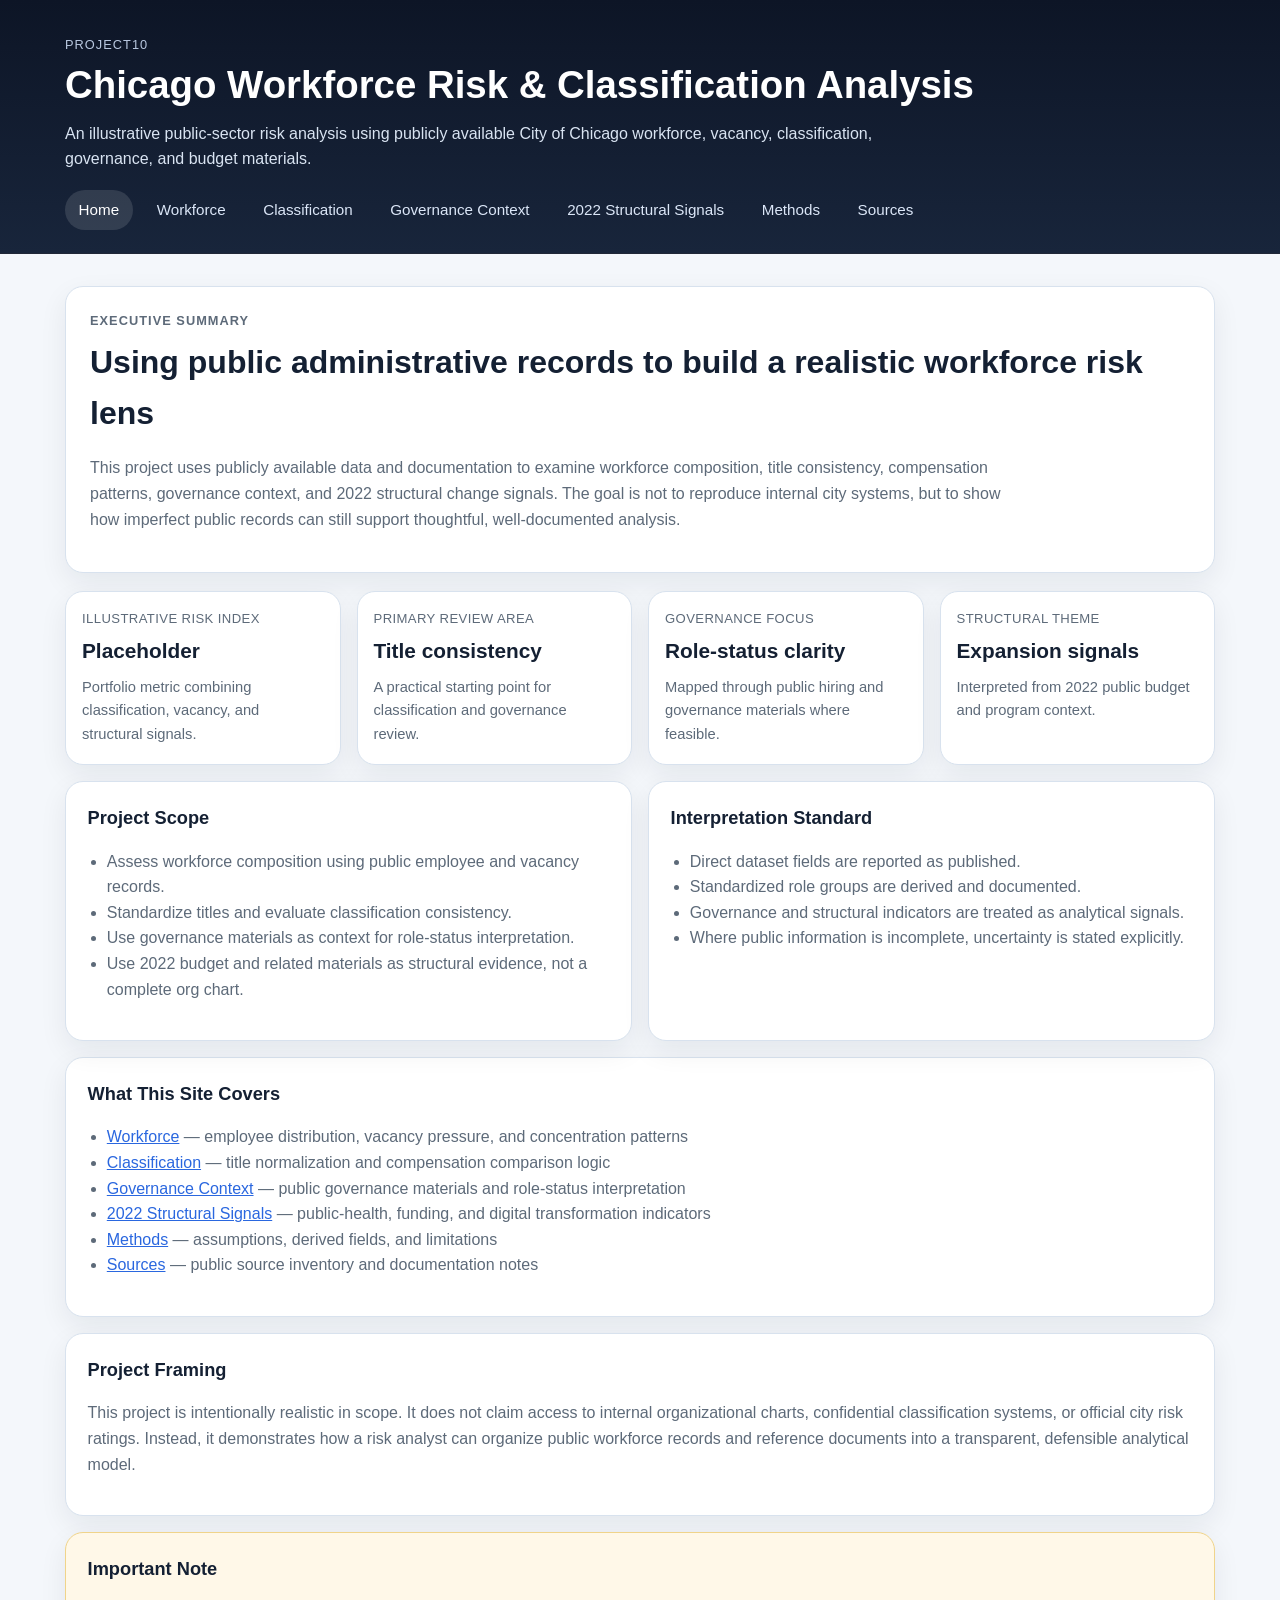
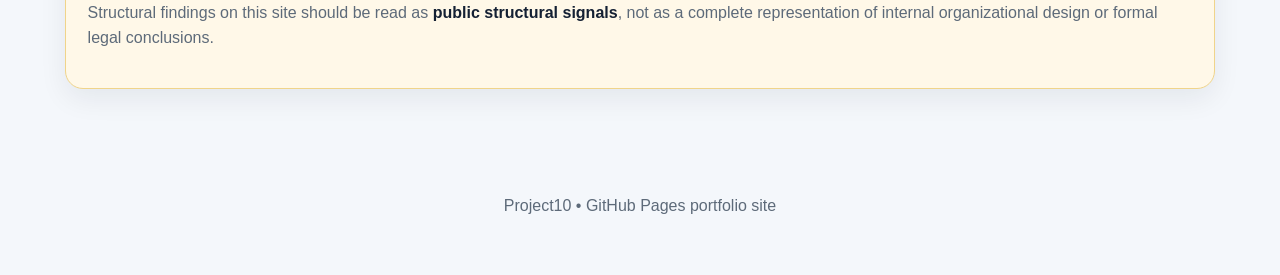
<file: docs/index.html>
<!DOCTYPE html>
<html lang="en">
<head>
  <meta charset="UTF-8" />
  <meta name="viewport" content="width=device-width, initial-scale=1.0" />
  <title>Chicago Workforce Risk & Classification Analysis</title>
  <link rel="stylesheet" href="assets/css/styles.css" />
</head>
<body>
  <header class="site-header">
    <div class="container nav-wrap">
      <div>
        <p class="site-kicker">Project10</p>
        <h1 class="site-title">Chicago Workforce Risk & Classification Analysis</h1>
        <p class="site-subtitle">
          An illustrative public-sector risk analysis using publicly available City of Chicago
          workforce, vacancy, classification, governance, and budget materials.
        </p>
      </div>
      <nav class="site-nav">
        <a href="index.html" class="active">Home</a>
        <a href="workforce.html">Workforce</a>
        <a href="classification.html">Classification</a>
        <a href="governance.html">Governance Context</a>
        <a href="structure.html">2022 Structural Signals</a>
        <a href="methods.html">Methods</a>
        <a href="sources.html">Sources</a>
      </nav>
    </div>
  </header>

  <main class="container page-shell">
    <section class="hero-card">
      <div class="hero-copy">
        <p class="eyebrow">Executive Summary</p>
        <h2>Using public administrative records to build a realistic workforce risk lens</h2>
        <p>
          This project uses publicly available data and documentation to examine workforce
          composition, title consistency, compensation patterns, governance context, and
          2022 structural change signals. The goal is not to reproduce internal city systems,
          but to show how imperfect public records can still support thoughtful, well-documented analysis.
        </p>
      </div>
    </section>

    <section class="kpi-grid">
      <article class="kpi-card">
        <span class="kpi-label">Illustrative Risk Index</span>
        <strong class="kpi-value">Placeholder</strong>
        <p class="kpi-note">Portfolio metric combining classification, vacancy, and structural signals.</p>
      </article>
      <article class="kpi-card">
        <span class="kpi-label">Primary Review Area</span>
        <strong class="kpi-value">Title consistency</strong>
        <p class="kpi-note">A practical starting point for classification and governance review.</p>
      </article>
      <article class="kpi-card">
        <span class="kpi-label">Governance Focus</span>
        <strong class="kpi-value">Role-status clarity</strong>
        <p class="kpi-note">Mapped through public hiring and governance materials where feasible.</p>
      </article>
      <article class="kpi-card">
        <span class="kpi-label">Structural Theme</span>
        <strong class="kpi-value">Expansion signals</strong>
        <p class="kpi-note">Interpreted from 2022 public budget and program context.</p>
      </article>
    </section>

    <section class="two-column">
      <article class="content-card">
        <h3>Project Scope</h3>
        <ul>
          <li>Assess workforce composition using public employee and vacancy records.</li>
          <li>Standardize titles and evaluate classification consistency.</li>
          <li>Use governance materials as context for role-status interpretation.</li>
          <li>Use 2022 budget and related materials as structural evidence, not a complete org chart.</li>
        </ul>
      </article>

      <article class="content-card">
        <h3>Interpretation Standard</h3>
        <ul>
          <li>Direct dataset fields are reported as published.</li>
          <li>Standardized role groups are derived and documented.</li>
          <li>Governance and structural indicators are treated as analytical signals.</li>
          <li>Where public information is incomplete, uncertainty is stated explicitly.</li>
        </ul>
      </article>
    </section>

    <section class="content-card">
      <h3>What This Site Covers</h3>
      <ul>
        <li><a href="workforce.html">Workforce</a> — employee distribution, vacancy pressure, and concentration patterns</li>
        <li><a href="classification.html">Classification</a> — title normalization and compensation comparison logic</li>
        <li><a href="governance.html">Governance Context</a> — public governance materials and role-status interpretation</li>
        <li><a href="structure.html">2022 Structural Signals</a> — public-health, funding, and digital transformation indicators</li>
        <li><a href="methods.html">Methods</a> — assumptions, derived fields, and limitations</li>
        <li><a href="sources.html">Sources</a> — public source inventory and documentation notes</li>
      </ul>
    </section>

    <section class="content-card">
      <h3>Project Framing</h3>
      <p>
        This project is intentionally realistic in scope. It does not claim access to internal
        organizational charts, confidential classification systems, or official city risk ratings.
        Instead, it demonstrates how a risk analyst can organize public workforce records and
        reference documents into a transparent, defensible analytical model.
      </p>
    </section>

    <section class="content-card note-card">
      <h3>Important Note</h3>
      <p>
        Structural findings on this site should be read as <strong>public structural signals</strong>,
        not as a complete representation of internal organizational design or formal legal conclusions.
      </p>
    </section>
  </main>

  <footer class="site-footer">
    <div class="container">
      <p>Project10 • GitHub Pages portfolio site</p>
    </div>
  </footer>

  <script src="assets/js/main.js"></script>
</body>
</html>
</file>
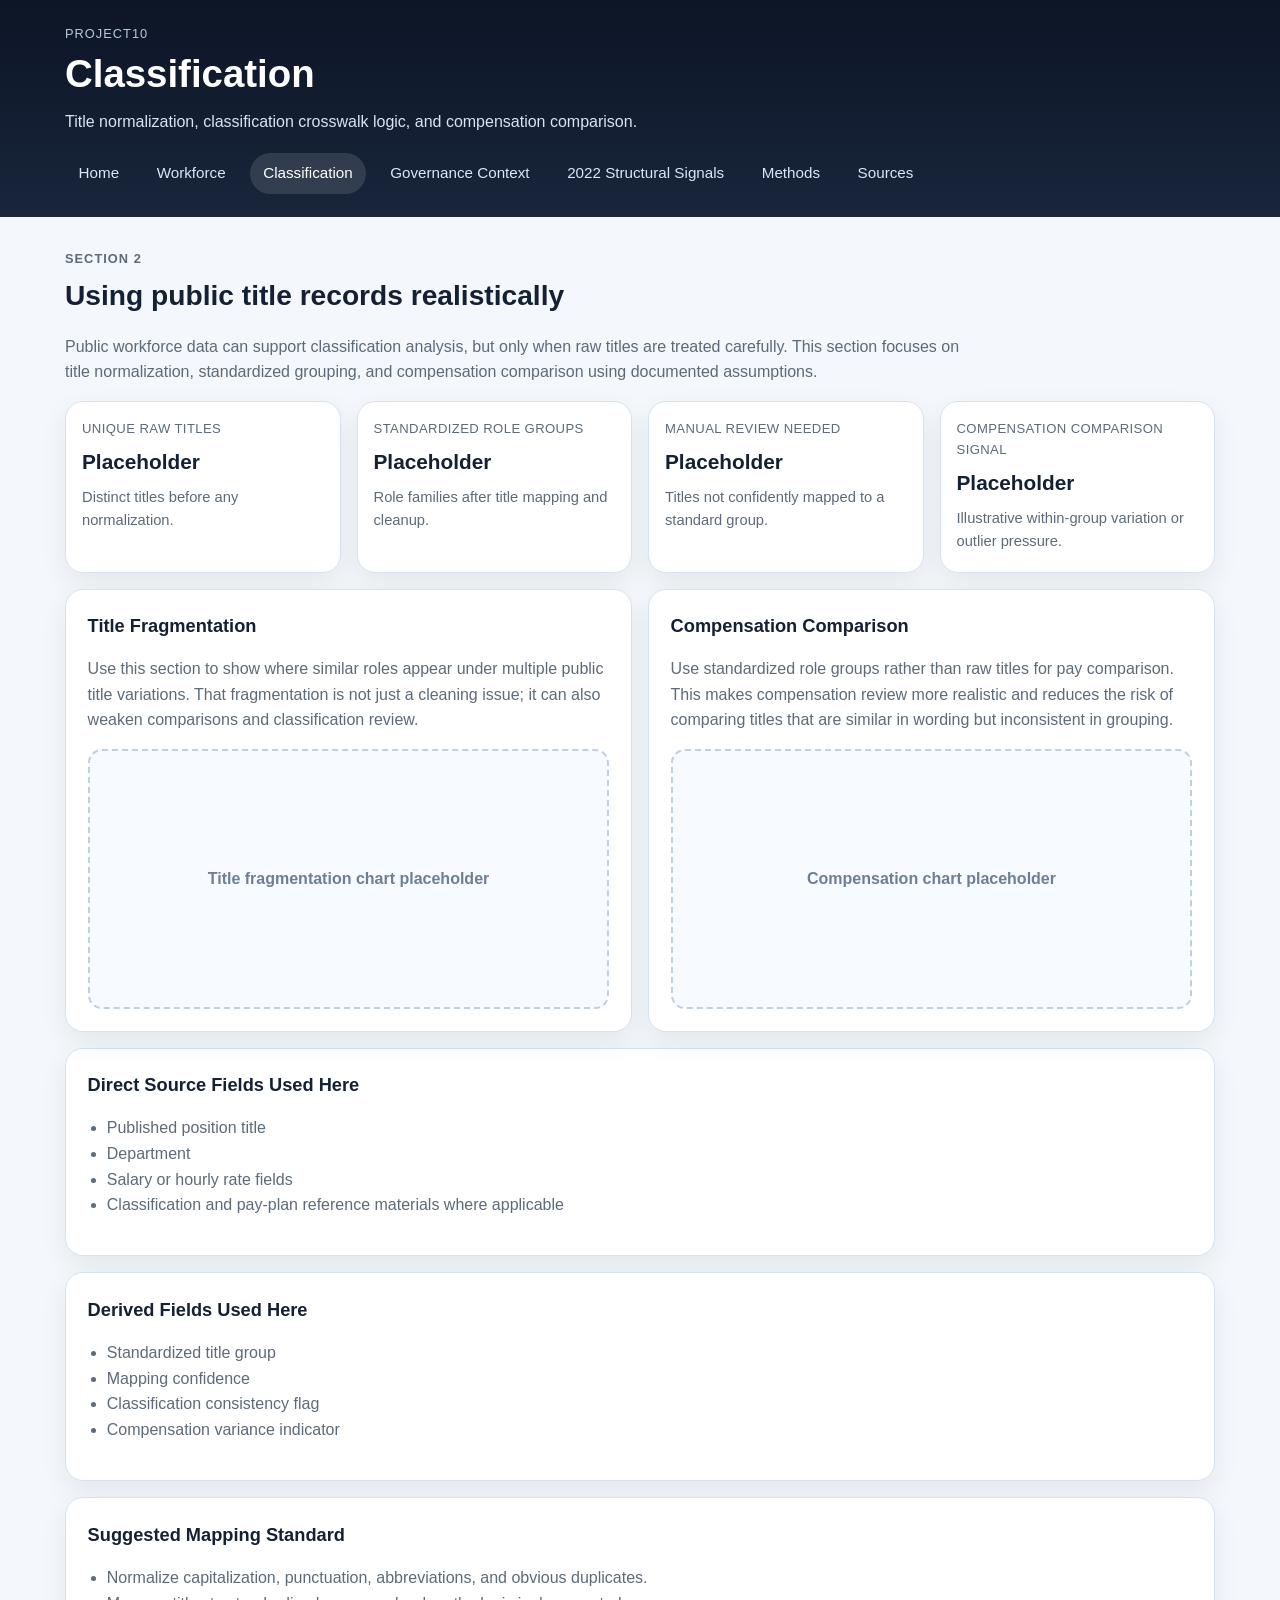
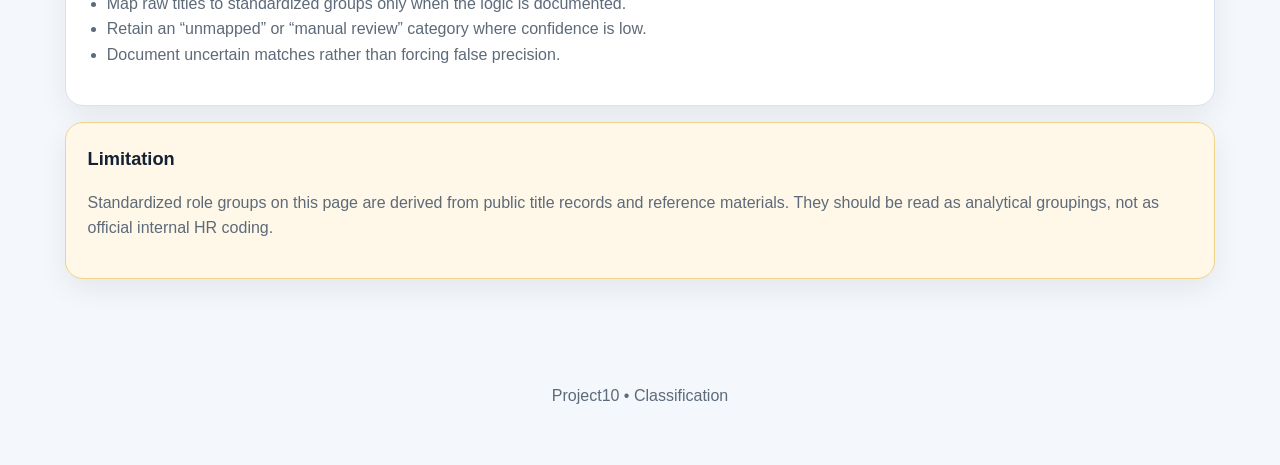
<file: docs/classification.html>
<!DOCTYPE html>
<html lang="en">
<head>
  <meta charset="UTF-8" />
  <meta name="viewport" content="width=device-width, initial-scale=1.0" />
  <title>Classification | Project10</title>
  <link rel="stylesheet" href="assets/css/styles.css" />
</head>
<body>
  <header class="site-header compact-header">
    <div class="container nav-wrap">
      <div>
        <p class="site-kicker">Project10</p>
        <h1 class="site-title">Classification</h1>
        <p class="site-subtitle">
          Title normalization, classification crosswalk logic, and compensation comparison.
        </p>
      </div>
      <nav class="site-nav">
        <a href="index.html">Home</a>
        <a href="workforce.html">Workforce</a>
        <a href="classification.html" class="active">Classification</a>
        <a href="governance.html">Governance Context</a>
        <a href="structure.html">2022 Structural Signals</a>
        <a href="methods.html">Methods</a>
        <a href="sources.html">Sources</a>
      </nav>
    </div>
  </header>

  <main class="container page-shell">
    <section class="page-intro">
      <p class="eyebrow">Section 2</p>
      <h2>Using public title records realistically</h2>
      <p>
        Public workforce data can support classification analysis, but only when raw titles are treated carefully.
        This section focuses on title normalization, standardized grouping, and compensation comparison using documented assumptions.
      </p>
    </section>

    <section class="kpi-grid">
      <article class="kpi-card">
        <span class="kpi-label">Unique Raw Titles</span>
        <strong class="kpi-value">Placeholder</strong>
        <p class="kpi-note">Distinct titles before any normalization.</p>
      </article>
      <article class="kpi-card">
        <span class="kpi-label">Standardized Role Groups</span>
        <strong class="kpi-value">Placeholder</strong>
        <p class="kpi-note">Role families after title mapping and cleanup.</p>
      </article>
      <article class="kpi-card">
        <span class="kpi-label">Manual Review Needed</span>
        <strong class="kpi-value">Placeholder</strong>
        <p class="kpi-note">Titles not confidently mapped to a standard group.</p>
      </article>
      <article class="kpi-card">
        <span class="kpi-label">Compensation Comparison Signal</span>
        <strong class="kpi-value">Placeholder</strong>
        <p class="kpi-note">Illustrative within-group variation or outlier pressure.</p>
      </article>
    </section>

    <section class="two-column">
      <article class="content-card">
        <h3>Title Fragmentation</h3>
        <p>
          Use this section to show where similar roles appear under multiple public title variations.
          That fragmentation is not just a cleaning issue; it can also weaken comparisons and classification review.
        </p>
        <div class="chart-box">Title fragmentation chart placeholder</div>
      </article>

      <article class="content-card">
        <h3>Compensation Comparison</h3>
        <p>
          Use standardized role groups rather than raw titles for pay comparison. This makes compensation review more realistic
          and reduces the risk of comparing titles that are similar in wording but inconsistent in grouping.
        </p>
        <div class="chart-box">Compensation chart placeholder</div>
      </article>
    </section>

    <section class="content-card">
      <h3>Direct Source Fields Used Here</h3>
      <ul>
        <li>Published position title</li>
        <li>Department</li>
        <li>Salary or hourly rate fields</li>
        <li>Classification and pay-plan reference materials where applicable</li>
      </ul>
    </section>

    <section class="content-card">
      <h3>Derived Fields Used Here</h3>
      <ul>
        <li>Standardized title group</li>
        <li>Mapping confidence</li>
        <li>Classification consistency flag</li>
        <li>Compensation variance indicator</li>
      </ul>
    </section>

    <section class="content-card">
      <h3>Suggested Mapping Standard</h3>
      <ul>
        <li>Normalize capitalization, punctuation, abbreviations, and obvious duplicates.</li>
        <li>Map raw titles to standardized groups only when the logic is documented.</li>
        <li>Retain an “unmapped” or “manual review” category where confidence is low.</li>
        <li>Document uncertain matches rather than forcing false precision.</li>
      </ul>
    </section>

    <section class="content-card note-card">
      <h3>Limitation</h3>
      <p>
        Standardized role groups on this page are derived from public title records and reference materials.
        They should be read as analytical groupings, not as official internal HR coding.
      </p>
    </section>
  </main>

  <footer class="site-footer">
    <div class="container">
      <p>Project10 • Classification</p>
    </div>
  </footer>

  <script src="assets/js/main.js"></script>
</body>
</html>
</file>
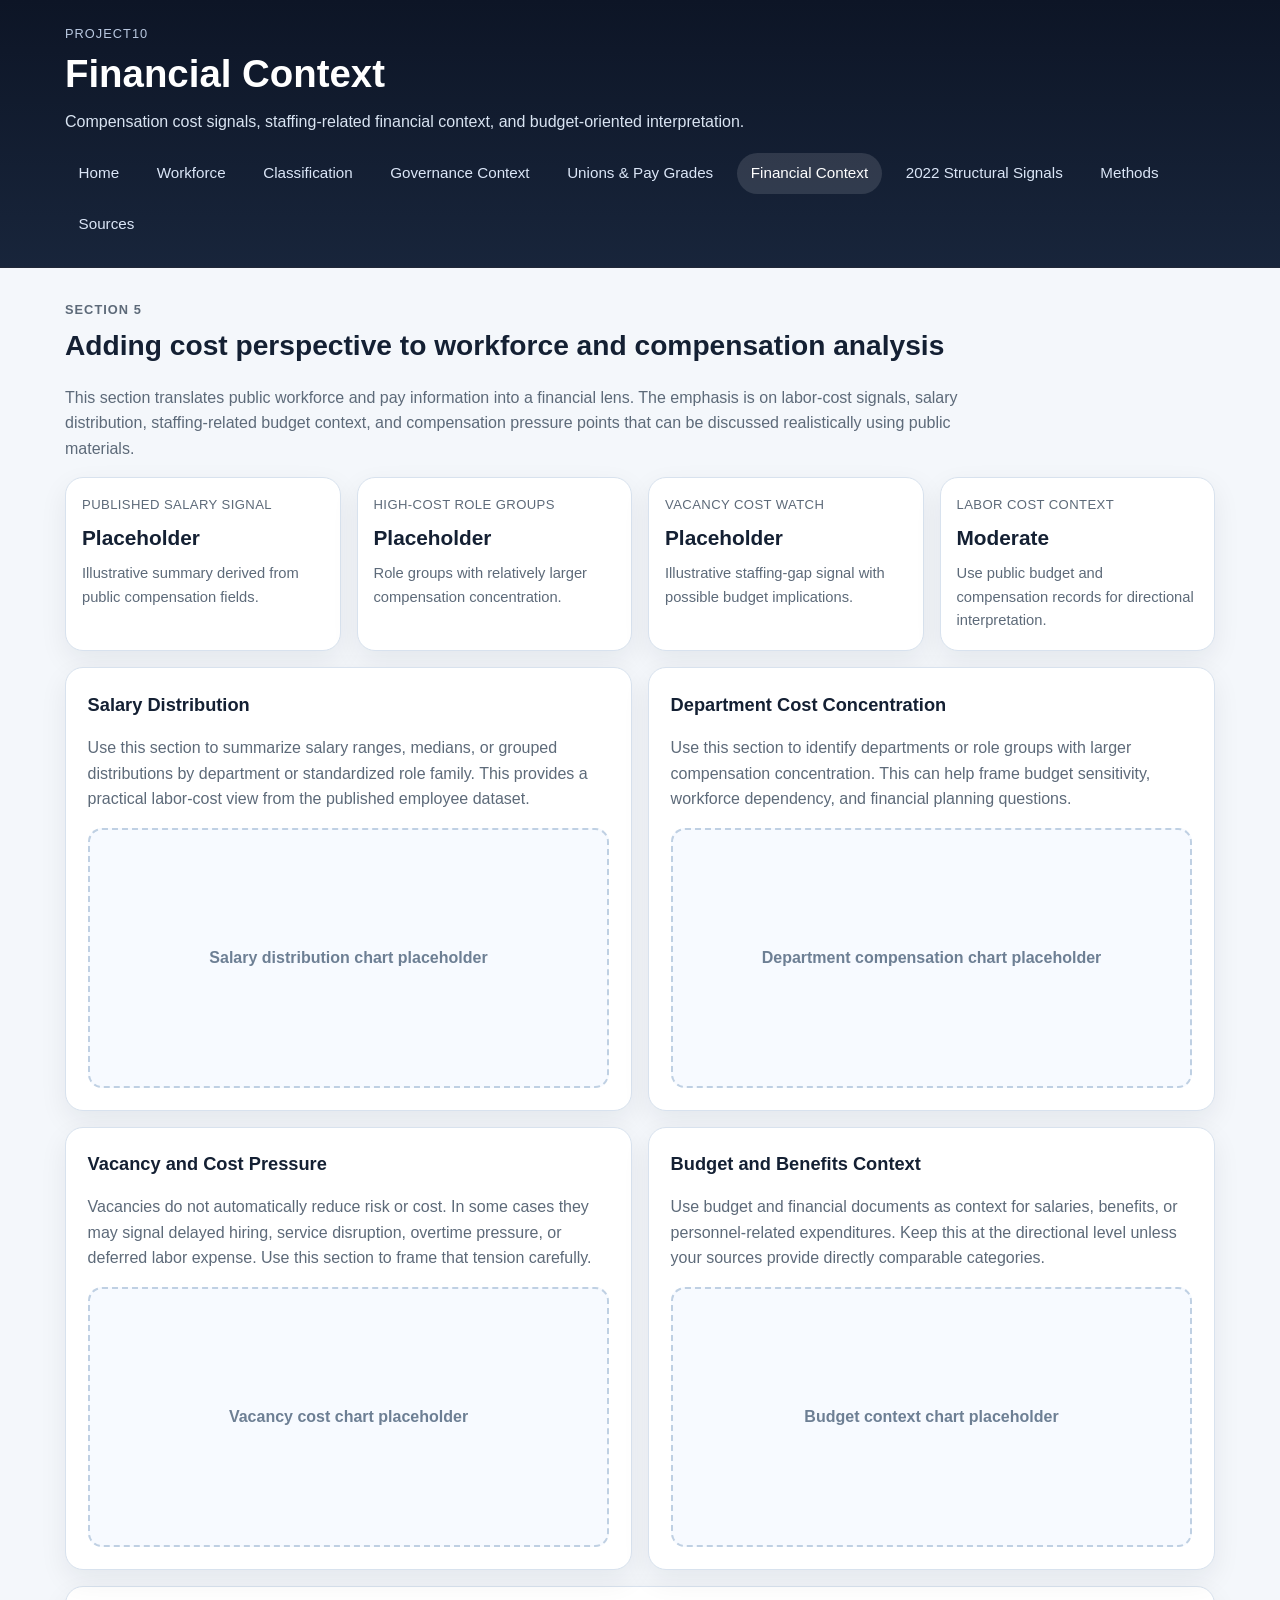
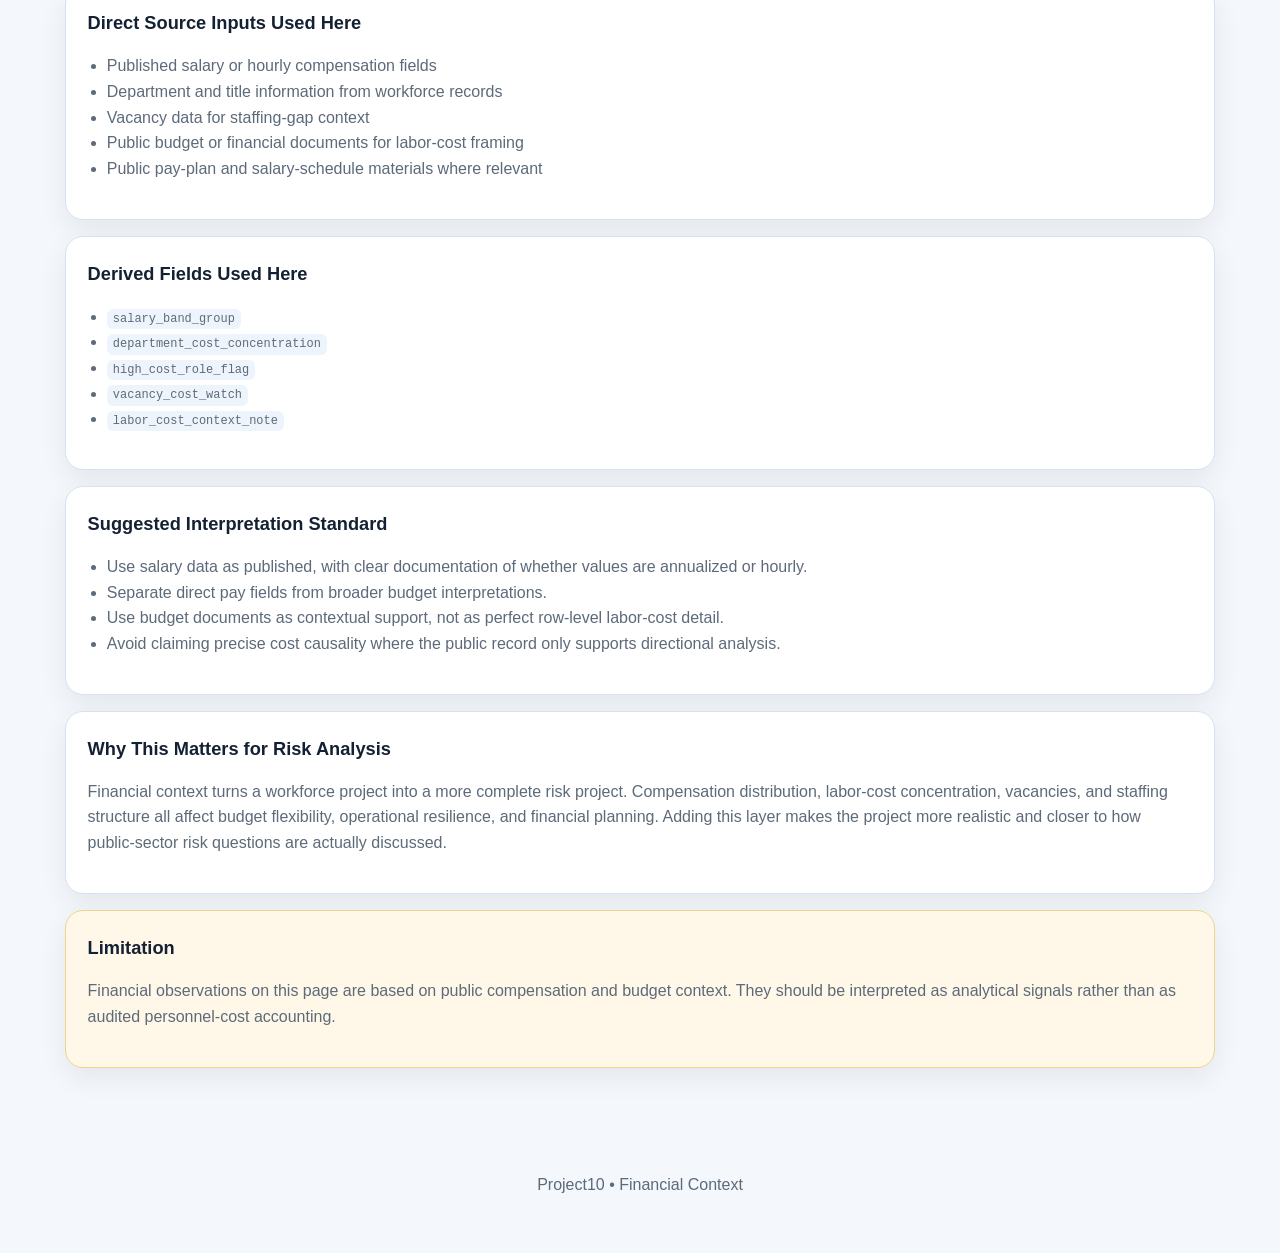
<file: docs/financial.html>
<!DOCTYPE html>
<html lang="en">
<head>
  <meta charset="UTF-8" />
  <meta name="viewport" content="width=device-width, initial-scale=1.0" />
  <title>Financial Context | Project10</title>
  <link rel="stylesheet" href="assets/css/styles.css" />
</head>
<body>
  <header class="site-header compact-header">
    <div class="container nav-wrap">
      <div>
        <p class="site-kicker">Project10</p>
        <h1 class="site-title">Financial Context</h1>
        <p class="site-subtitle">
          Compensation cost signals, staffing-related financial context, and budget-oriented interpretation.
        </p>
      </div>
      <nav class="site-nav">
        <a href="index.html">Home</a>
        <a href="workforce.html">Workforce</a>
        <a href="classification.html">Classification</a>
        <a href="governance.html">Governance Context</a>
        <a href="unions.html">Unions & Pay Grades</a>
        <a href="financial.html" class="active">Financial Context</a>
        <a href="structure.html">2022 Structural Signals</a>
        <a href="methods.html">Methods</a>
        <a href="sources.html">Sources</a>
      </nav>
    </div>
  </header>

  <main class="container page-shell">
    <section class="page-intro">
      <p class="eyebrow">Section 5</p>
      <h2>Adding cost perspective to workforce and compensation analysis</h2>
      <p>
        This section translates public workforce and pay information into a financial lens.
        The emphasis is on labor-cost signals, salary distribution, staffing-related budget context,
        and compensation pressure points that can be discussed realistically using public materials.
      </p>
    </section>

    <section class="kpi-grid">
      <article class="kpi-card">
        <span class="kpi-label">Published Salary Signal</span>
        <strong class="kpi-value">Placeholder</strong>
        <p class="kpi-note">Illustrative summary derived from public compensation fields.</p>
      </article>
      <article class="kpi-card">
        <span class="kpi-label">High-Cost Role Groups</span>
        <strong class="kpi-value">Placeholder</strong>
        <p class="kpi-note">Role groups with relatively larger compensation concentration.</p>
      </article>
      <article class="kpi-card">
        <span class="kpi-label">Vacancy Cost Watch</span>
        <strong class="kpi-value">Placeholder</strong>
        <p class="kpi-note">Illustrative staffing-gap signal with possible budget implications.</p>
      </article>
      <article class="kpi-card">
        <span class="kpi-label">Labor Cost Context</span>
        <strong class="kpi-value">Moderate</strong>
        <p class="kpi-note">Use public budget and compensation records for directional interpretation.</p>
      </article>
    </section>

    <section class="two-column">
      <article class="content-card">
        <h3>Salary Distribution</h3>
        <p>
          Use this section to summarize salary ranges, medians, or grouped distributions by department
          or standardized role family. This provides a practical labor-cost view from the published employee dataset.
        </p>
        <div class="chart-box">Salary distribution chart placeholder</div>
      </article>

      <article class="content-card">
        <h3>Department Cost Concentration</h3>
        <p>
          Use this section to identify departments or role groups with larger compensation concentration.
          This can help frame budget sensitivity, workforce dependency, and financial planning questions.
        </p>
        <div class="chart-box">Department compensation chart placeholder</div>
      </article>
    </section>

    <section class="two-column">
      <article class="content-card">
        <h3>Vacancy and Cost Pressure</h3>
        <p>
          Vacancies do not automatically reduce risk or cost. In some cases they may signal delayed hiring,
          service disruption, overtime pressure, or deferred labor expense. Use this section to frame that tension carefully.
        </p>
        <div class="chart-box">Vacancy cost chart placeholder</div>
      </article>

      <article class="content-card">
        <h3>Budget and Benefits Context</h3>
        <p>
          Use budget and financial documents as context for salaries, benefits, or personnel-related expenditures.
          Keep this at the directional level unless your sources provide directly comparable categories.
        </p>
        <div class="chart-box">Budget context chart placeholder</div>
      </article>
    </section>

    <section class="content-card">
      <h3>Direct Source Inputs Used Here</h3>
      <ul>
        <li>Published salary or hourly compensation fields</li>
        <li>Department and title information from workforce records</li>
        <li>Vacancy data for staffing-gap context</li>
        <li>Public budget or financial documents for labor-cost framing</li>
        <li>Public pay-plan and salary-schedule materials where relevant</li>
      </ul>
    </section>

    <section class="content-card">
      <h3>Derived Fields Used Here</h3>
      <ul>
        <li><code>salary_band_group</code></li>
        <li><code>department_cost_concentration</code></li>
        <li><code>high_cost_role_flag</code></li>
        <li><code>vacancy_cost_watch</code></li>
        <li><code>labor_cost_context_note</code></li>
      </ul>
    </section>

    <section class="content-card">
      <h3>Suggested Interpretation Standard</h3>
      <ul>
        <li>Use salary data as published, with clear documentation of whether values are annualized or hourly.</li>
        <li>Separate direct pay fields from broader budget interpretations.</li>
        <li>Use budget documents as contextual support, not as perfect row-level labor-cost detail.</li>
        <li>Avoid claiming precise cost causality where the public record only supports directional analysis.</li>
      </ul>
    </section>

    <section class="content-card">
      <h3>Why This Matters for Risk Analysis</h3>
      <p>
        Financial context turns a workforce project into a more complete risk project. Compensation distribution,
        labor-cost concentration, vacancies, and staffing structure all affect budget flexibility,
        operational resilience, and financial planning. Adding this layer makes the project more realistic
        and closer to how public-sector risk questions are actually discussed.
      </p>
    </section>

    <section class="content-card note-card">
      <h3>Limitation</h3>
      <p>
        Financial observations on this page are based on public compensation and budget context.
        They should be interpreted as analytical signals rather than as audited personnel-cost accounting.
      </p>
    </section>
  </main>

  <footer class="site-footer">
    <div class="container">
      <p>Project10 • Financial Context</p>
    </div>
  </footer>

  <script src="assets/js/main.js"></script>
</body>
</html>
</file>
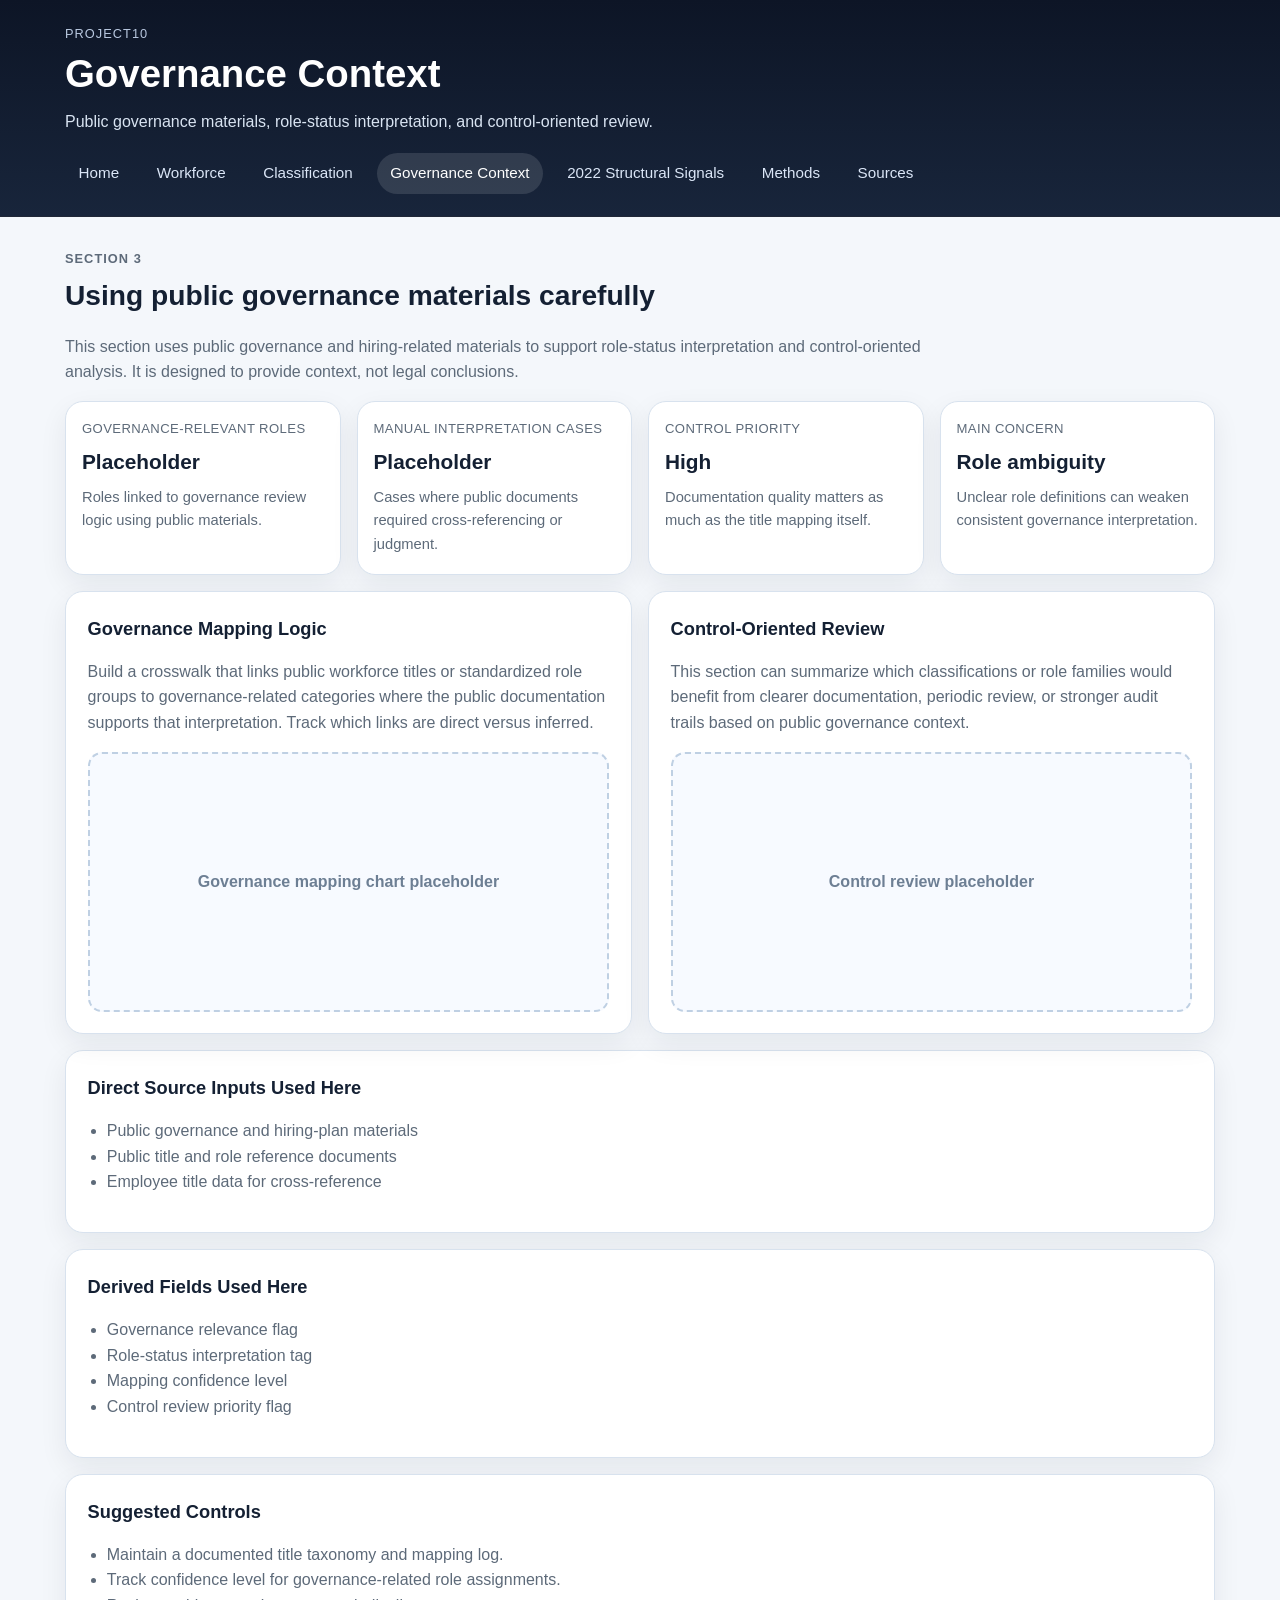
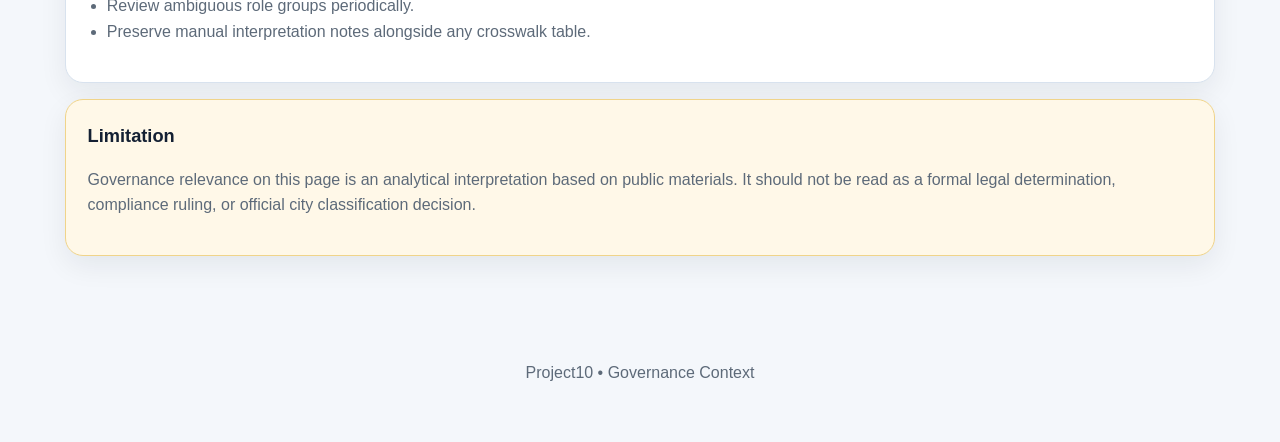
<file: docs/governance.html>
<!DOCTYPE html>
<html lang="en">
<head>
  <meta charset="UTF-8" />
  <meta name="viewport" content="width=device-width, initial-scale=1.0" />
  <title>Governance Context | Project10</title>
  <link rel="stylesheet" href="assets/css/styles.css" />
</head>
<body>
  <header class="site-header compact-header">
    <div class="container nav-wrap">
      <div>
        <p class="site-kicker">Project10</p>
        <h1 class="site-title">Governance Context</h1>
        <p class="site-subtitle">
          Public governance materials, role-status interpretation, and control-oriented review.
        </p>
      </div>
      <nav class="site-nav">
        <a href="index.html">Home</a>
        <a href="workforce.html">Workforce</a>
        <a href="classification.html">Classification</a>
        <a href="governance.html" class="active">Governance Context</a>
        <a href="structure.html">2022 Structural Signals</a>
        <a href="methods.html">Methods</a>
        <a href="sources.html">Sources</a>
      </nav>
    </div>
  </header>

  <main class="container page-shell">
    <section class="page-intro">
      <p class="eyebrow">Section 3</p>
      <h2>Using public governance materials carefully</h2>
      <p>
        This section uses public governance and hiring-related materials to support role-status interpretation
        and control-oriented analysis. It is designed to provide context, not legal conclusions.
      </p>
    </section>

    <section class="kpi-grid">
      <article class="kpi-card">
        <span class="kpi-label">Governance-Relevant Roles</span>
        <strong class="kpi-value">Placeholder</strong>
        <p class="kpi-note">Roles linked to governance review logic using public materials.</p>
      </article>
      <article class="kpi-card">
        <span class="kpi-label">Manual Interpretation Cases</span>
        <strong class="kpi-value">Placeholder</strong>
        <p class="kpi-note">Cases where public documents required cross-referencing or judgment.</p>
      </article>
      <article class="kpi-card">
        <span class="kpi-label">Control Priority</span>
        <strong class="kpi-value">High</strong>
        <p class="kpi-note">Documentation quality matters as much as the title mapping itself.</p>
      </article>
      <article class="kpi-card">
        <span class="kpi-label">Main Concern</span>
        <strong class="kpi-value">Role ambiguity</strong>
        <p class="kpi-note">Unclear role definitions can weaken consistent governance interpretation.</p>
      </article>
    </section>

    <section class="two-column">
      <article class="content-card">
        <h3>Governance Mapping Logic</h3>
        <p>
          Build a crosswalk that links public workforce titles or standardized role groups to governance-related categories
          where the public documentation supports that interpretation. Track which links are direct versus inferred.
        </p>
        <div class="chart-box">Governance mapping chart placeholder</div>
      </article>

      <article class="content-card">
        <h3>Control-Oriented Review</h3>
        <p>
          This section can summarize which classifications or role families would benefit from clearer documentation,
          periodic review, or stronger audit trails based on public governance context.
        </p>
        <div class="chart-box">Control review placeholder</div>
      </article>
    </section>

    <section class="content-card">
      <h3>Direct Source Inputs Used Here</h3>
      <ul>
        <li>Public governance and hiring-plan materials</li>
        <li>Public title and role reference documents</li>
        <li>Employee title data for cross-reference</li>
      </ul>
    </section>

    <section class="content-card">
      <h3>Derived Fields Used Here</h3>
      <ul>
        <li>Governance relevance flag</li>
        <li>Role-status interpretation tag</li>
        <li>Mapping confidence level</li>
        <li>Control review priority flag</li>
      </ul>
    </section>

    <section class="content-card">
      <h3>Suggested Controls</h3>
      <ul>
        <li>Maintain a documented title taxonomy and mapping log.</li>
        <li>Track confidence level for governance-related role assignments.</li>
        <li>Review ambiguous role groups periodically.</li>
        <li>Preserve manual interpretation notes alongside any crosswalk table.</li>
      </ul>
    </section>

    <section class="content-card note-card">
      <h3>Limitation</h3>
      <p>
        Governance relevance on this page is an analytical interpretation based on public materials.
        It should not be read as a formal legal determination, compliance ruling, or official city classification decision.
      </p>
    </section>
  </main>

  <footer class="site-footer">
    <div class="container">
      <p>Project10 • Governance Context</p>
    </div>
  </footer>

  <script src="assets/js/main.js"></script>
</body>
</html>
</file>
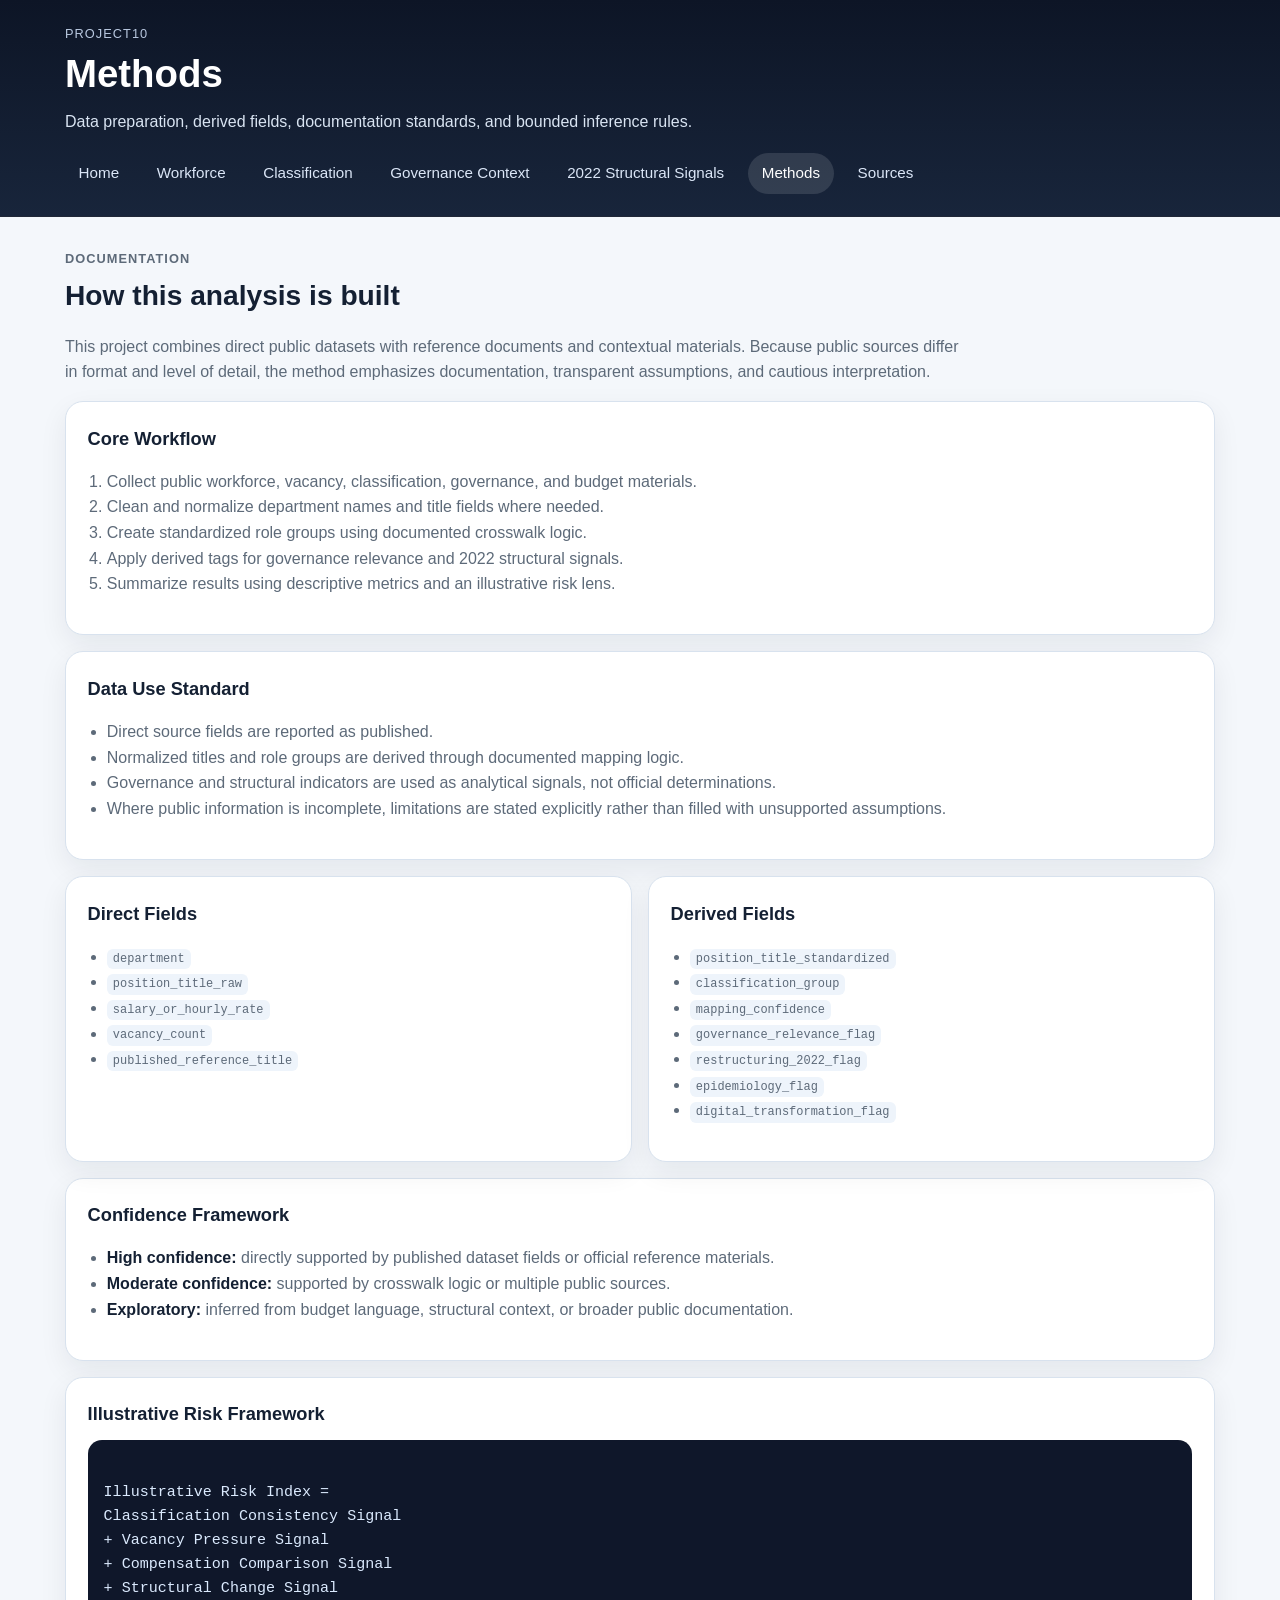
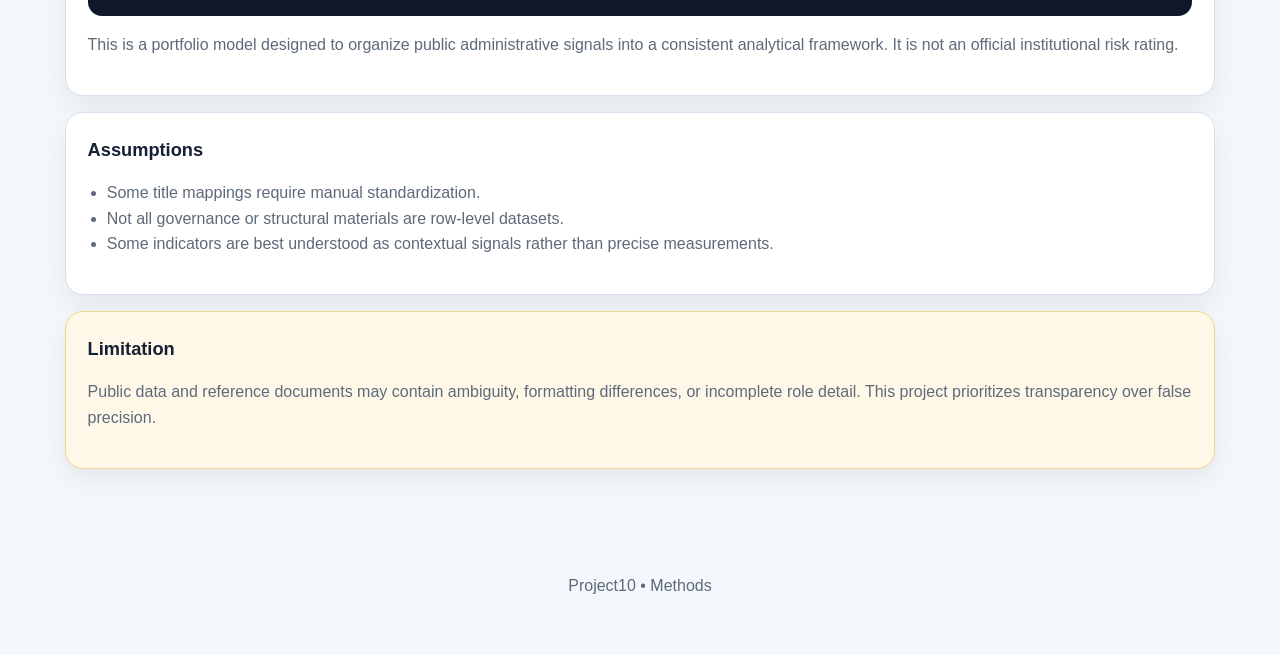
<file: docs/methods.html>
<!DOCTYPE html>
<html lang="en">
<head>
  <meta charset="UTF-8" />
  <meta name="viewport" content="width=device-width, initial-scale=1.0" />
  <title>Methods | Project10</title>
  <link rel="stylesheet" href="assets/css/styles.css" />
</head>
<body>
  <header class="site-header compact-header">
    <div class="container nav-wrap">
      <div>
        <p class="site-kicker">Project10</p>
        <h1 class="site-title">Methods</h1>
        <p class="site-subtitle">
          Data preparation, derived fields, documentation standards, and bounded inference rules.
        </p>
      </div>
      <nav class="site-nav">
        <a href="index.html">Home</a>
        <a href="workforce.html">Workforce</a>
        <a href="classification.html">Classification</a>
        <a href="governance.html">Governance Context</a>
        <a href="structure.html">2022 Structural Signals</a>
        <a href="methods.html" class="active">Methods</a>
        <a href="sources.html">Sources</a>
      </nav>
    </div>
  </header>

  <main class="container page-shell">
    <section class="page-intro">
      <p class="eyebrow">Documentation</p>
      <h2>How this analysis is built</h2>
      <p>
        This project combines direct public datasets with reference documents and contextual materials.
        Because public sources differ in format and level of detail, the method emphasizes documentation,
        transparent assumptions, and cautious interpretation.
      </p>
    </section>

    <section class="content-card">
      <h3>Core Workflow</h3>
      <ol>
        <li>Collect public workforce, vacancy, classification, governance, and budget materials.</li>
        <li>Clean and normalize department names and title fields where needed.</li>
        <li>Create standardized role groups using documented crosswalk logic.</li>
        <li>Apply derived tags for governance relevance and 2022 structural signals.</li>
        <li>Summarize results using descriptive metrics and an illustrative risk lens.</li>
      </ol>
    </section>

    <section class="content-card">
      <h3>Data Use Standard</h3>
      <ul>
        <li>Direct source fields are reported as published.</li>
        <li>Normalized titles and role groups are derived through documented mapping logic.</li>
        <li>Governance and structural indicators are used as analytical signals, not official determinations.</li>
        <li>Where public information is incomplete, limitations are stated explicitly rather than filled with unsupported assumptions.</li>
      </ul>
    </section>

    <section class="two-column">
      <article class="content-card">
        <h3>Direct Fields</h3>
        <ul>
          <li><code>department</code></li>
          <li><code>position_title_raw</code></li>
          <li><code>salary_or_hourly_rate</code></li>
          <li><code>vacancy_count</code></li>
          <li><code>published_reference_title</code></li>
        </ul>
      </article>

      <article class="content-card">
        <h3>Derived Fields</h3>
        <ul>
          <li><code>position_title_standardized</code></li>
          <li><code>classification_group</code></li>
          <li><code>mapping_confidence</code></li>
          <li><code>governance_relevance_flag</code></li>
          <li><code>restructuring_2022_flag</code></li>
          <li><code>epidemiology_flag</code></li>
          <li><code>digital_transformation_flag</code></li>
        </ul>
      </article>
    </section>

    <section class="content-card">
      <h3>Confidence Framework</h3>
      <ul>
        <li><strong>High confidence:</strong> directly supported by published dataset fields or official reference materials.</li>
        <li><strong>Moderate confidence:</strong> supported by crosswalk logic or multiple public sources.</li>
        <li><strong>Exploratory:</strong> inferred from budget language, structural context, or broader public documentation.</li>
      </ul>
    </section>

    <section class="content-card">
      <h3>Illustrative Risk Framework</h3>
      <div class="code-block">
Illustrative Risk Index =
Classification Consistency Signal
+ Vacancy Pressure Signal
+ Compensation Comparison Signal
+ Structural Change Signal
      </div>
      <p>
        This is a portfolio model designed to organize public administrative signals into a consistent analytical framework.
        It is not an official institutional risk rating.
      </p>
    </section>

    <section class="content-card">
      <h3>Assumptions</h3>
      <ul>
        <li>Some title mappings require manual standardization.</li>
        <li>Not all governance or structural materials are row-level datasets.</li>
        <li>Some indicators are best understood as contextual signals rather than precise measurements.</li>
      </ul>
    </section>

    <section class="content-card note-card">
      <h3>Limitation</h3>
      <p>
        Public data and reference documents may contain ambiguity, formatting differences, or incomplete role detail.
        This project prioritizes transparency over false precision.
      </p>
    </section>
  </main>

  <footer class="site-footer">
    <div class="container">
      <p>Project10 • Methods</p>
    </div>
  </footer>

  <script src="assets/js/main.js"></script>
</body>
</html>
</file>
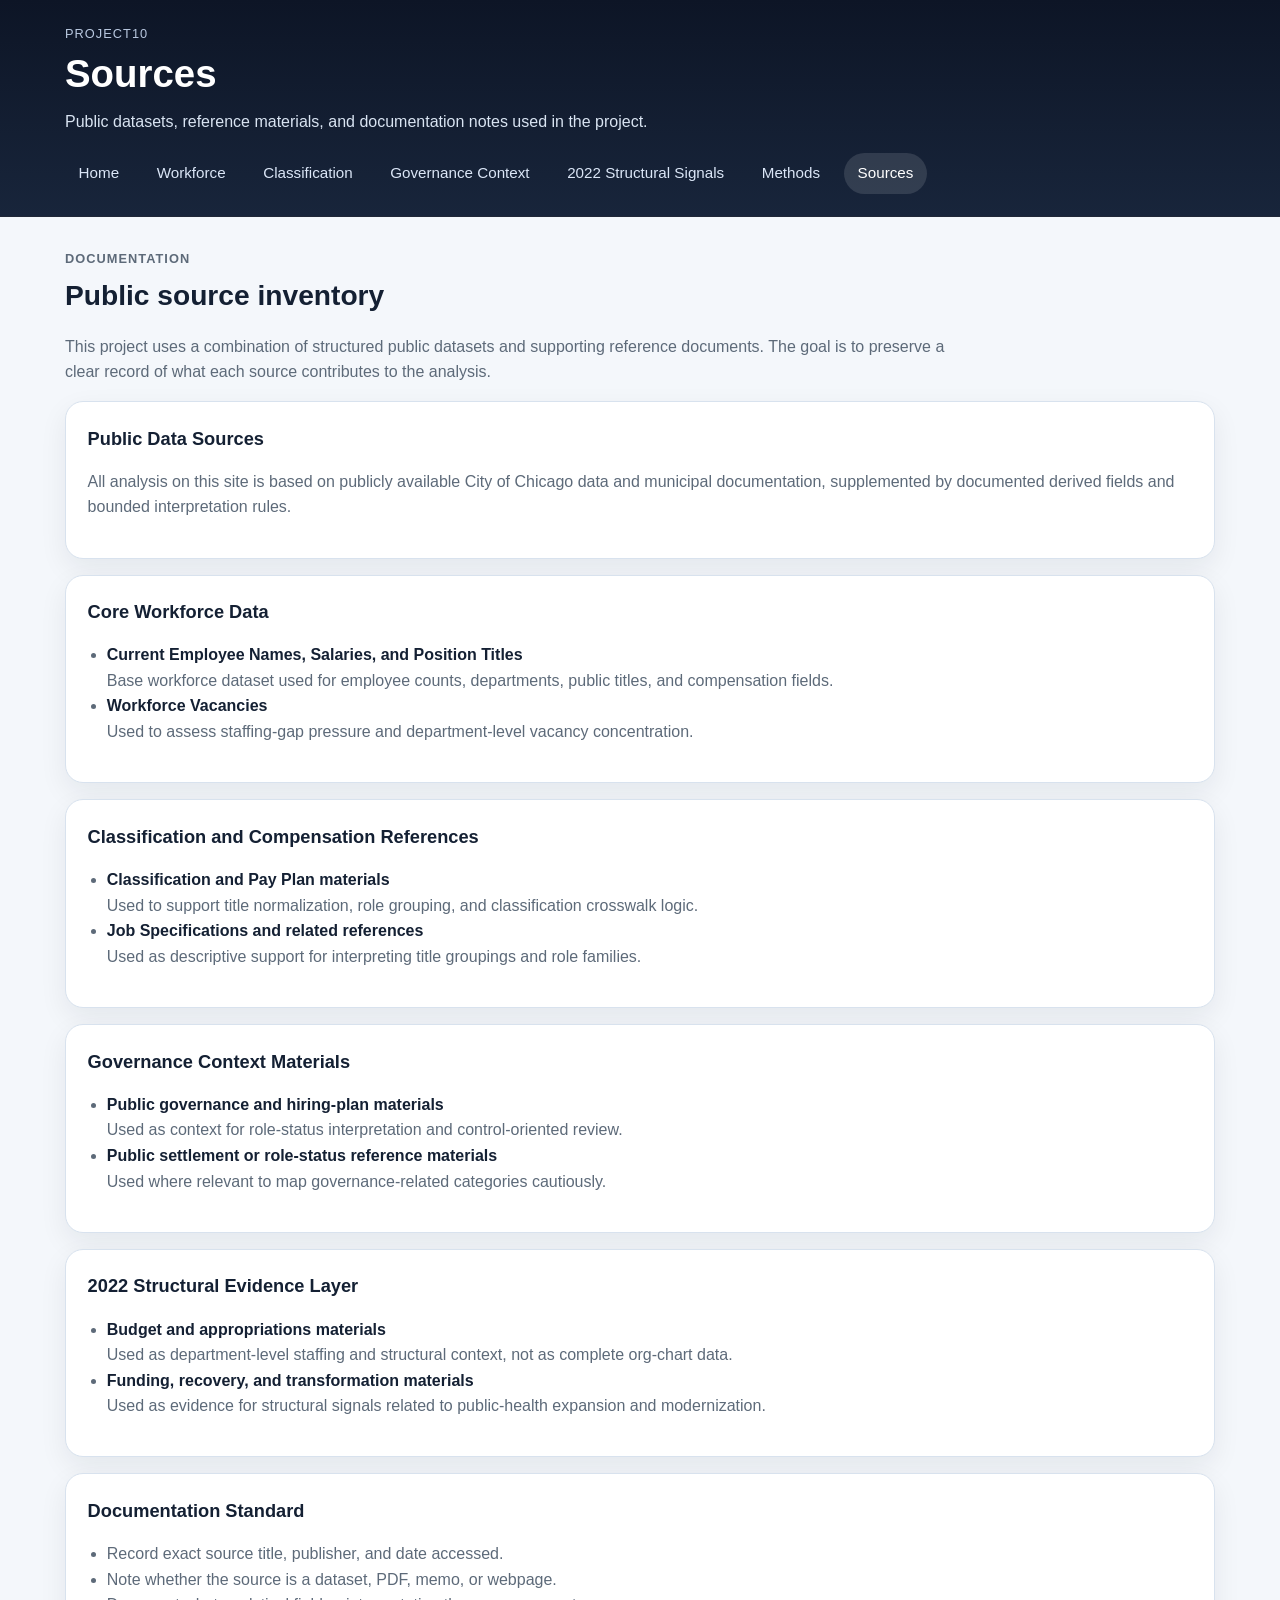
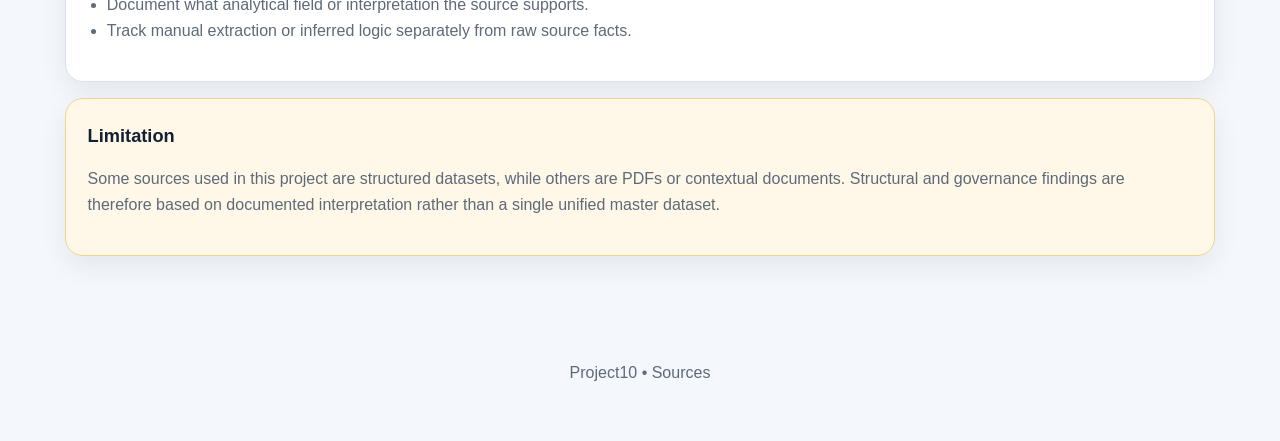
<file: docs/sources.html>
<!DOCTYPE html>
<html lang="en">
<head>
  <meta charset="UTF-8" />
  <meta name="viewport" content="width=device-width, initial-scale=1.0" />
  <title>Sources | Project10</title>
  <link rel="stylesheet" href="assets/css/styles.css" />
</head>
<body>
  <header class="site-header compact-header">
    <div class="container nav-wrap">
      <div>
        <p class="site-kicker">Project10</p>
        <h1 class="site-title">Sources</h1>
        <p class="site-subtitle">
          Public datasets, reference materials, and documentation notes used in the project.
        </p>
      </div>
      <nav class="site-nav">
        <a href="index.html">Home</a>
        <a href="workforce.html">Workforce</a>
        <a href="classification.html">Classification</a>
        <a href="governance.html">Governance Context</a>
        <a href="structure.html">2022 Structural Signals</a>
        <a href="methods.html">Methods</a>
        <a href="sources.html" class="active">Sources</a>
      </nav>
    </div>
  </header>

  <main class="container page-shell">
    <section class="page-intro">
      <p class="eyebrow">Documentation</p>
      <h2>Public source inventory</h2>
      <p>
        This project uses a combination of structured public datasets and supporting reference documents.
        The goal is to preserve a clear record of what each source contributes to the analysis.
      </p>
    </section>

    <section class="content-card">
      <h3>Public Data Sources</h3>
      <p>
        All analysis on this site is based on publicly available City of Chicago data and municipal documentation,
        supplemented by documented derived fields and bounded interpretation rules.
      </p>
    </section>

    <section class="content-card">
      <h3>Core Workforce Data</h3>
      <ul>
        <li>
          <strong>Current Employee Names, Salaries, and Position Titles</strong><br />
          Base workforce dataset used for employee counts, departments, public titles, and compensation fields.
        </li>
        <li>
          <strong>Workforce Vacancies</strong><br />
          Used to assess staffing-gap pressure and department-level vacancy concentration.
        </li>
      </ul>
    </section>

    <section class="content-card">
      <h3>Classification and Compensation References</h3>
      <ul>
        <li>
          <strong>Classification and Pay Plan materials</strong><br />
          Used to support title normalization, role grouping, and classification crosswalk logic.
        </li>
        <li>
          <strong>Job Specifications and related references</strong><br />
          Used as descriptive support for interpreting title groupings and role families.
        </li>
      </ul>
    </section>

    <section class="content-card">
      <h3>Governance Context Materials</h3>
      <ul>
        <li>
          <strong>Public governance and hiring-plan materials</strong><br />
          Used as context for role-status interpretation and control-oriented review.
        </li>
        <li>
          <strong>Public settlement or role-status reference materials</strong><br />
          Used where relevant to map governance-related categories cautiously.
        </li>
      </ul>
    </section>

    <section class="content-card">
      <h3>2022 Structural Evidence Layer</h3>
      <ul>
        <li>
          <strong>Budget and appropriations materials</strong><br />
          Used as department-level staffing and structural context, not as complete org-chart data.
        </li>
        <li>
          <strong>Funding, recovery, and transformation materials</strong><br />
          Used as evidence for structural signals related to public-health expansion and modernization.
        </li>
      </ul>
    </section>

    <section class="content-card">
      <h3>Documentation Standard</h3>
      <ul>
        <li>Record exact source title, publisher, and date accessed.</li>
        <li>Note whether the source is a dataset, PDF, memo, or webpage.</li>
        <li>Document what analytical field or interpretation the source supports.</li>
        <li>Track manual extraction or inferred logic separately from raw source facts.</li>
      </ul>
    </section>

    <section class="content-card note-card">
      <h3>Limitation</h3>
      <p>
        Some sources used in this project are structured datasets, while others are PDFs or contextual documents.
        Structural and governance findings are therefore based on documented interpretation rather than a single unified master dataset.
      </p>
    </section>
  </main>

  <footer class="site-footer">
    <div class="container">
      <p>Project10 • Sources</p>
    </div>
  </footer>

  <script src="assets/js/main.js"></script>
</body>
</html>
</file>
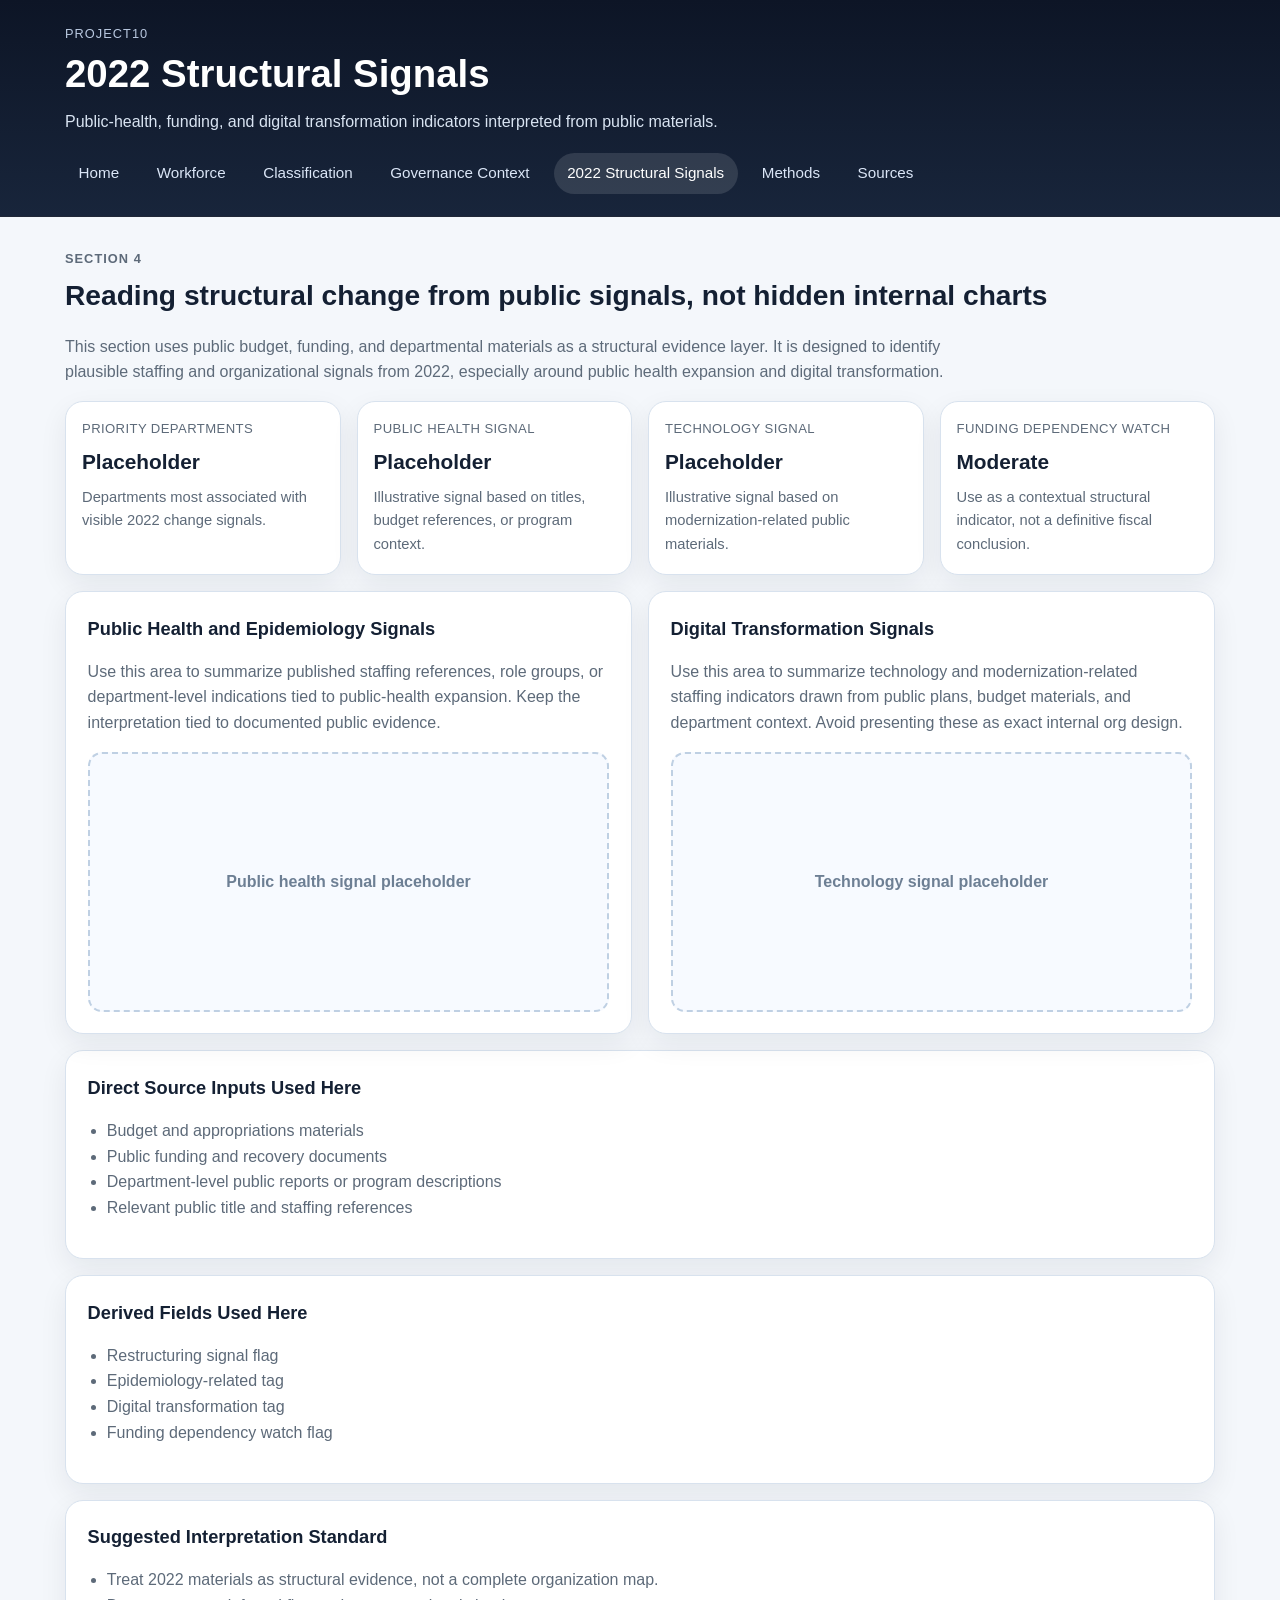
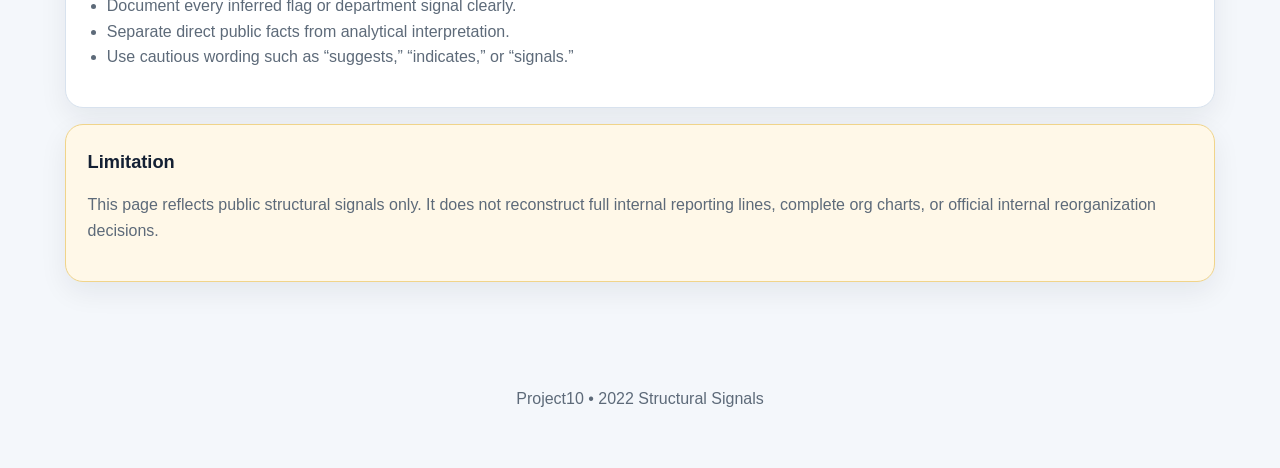
<file: docs/structure.html>
<!DOCTYPE html>
<html lang="en">
<head>
  <meta charset="UTF-8" />
  <meta name="viewport" content="width=device-width, initial-scale=1.0" />
  <title>2022 Structural Signals | Project10</title>
  <link rel="stylesheet" href="assets/css/styles.css" />
</head>
<body>
  <header class="site-header compact-header">
    <div class="container nav-wrap">
      <div>
        <p class="site-kicker">Project10</p>
        <h1 class="site-title">2022 Structural Signals</h1>
        <p class="site-subtitle">
          Public-health, funding, and digital transformation indicators interpreted from public materials.
        </p>
      </div>
      <nav class="site-nav">
        <a href="index.html">Home</a>
        <a href="workforce.html">Workforce</a>
        <a href="classification.html">Classification</a>
        <a href="governance.html">Governance Context</a>
        <a href="structure.html" class="active">2022 Structural Signals</a>
        <a href="methods.html">Methods</a>
        <a href="sources.html">Sources</a>
      </nav>
    </div>
  </header>

  <main class="container page-shell">
    <section class="page-intro">
      <p class="eyebrow">Section 4</p>
      <h2>Reading structural change from public signals, not hidden internal charts</h2>
      <p>
        This section uses public budget, funding, and departmental materials as a structural evidence layer.
        It is designed to identify plausible staffing and organizational signals from 2022, especially around
        public health expansion and digital transformation.
      </p>
    </section>

    <section class="kpi-grid">
      <article class="kpi-card">
        <span class="kpi-label">Priority Departments</span>
        <strong class="kpi-value">Placeholder</strong>
        <p class="kpi-note">Departments most associated with visible 2022 change signals.</p>
      </article>
      <article class="kpi-card">
        <span class="kpi-label">Public Health Signal</span>
        <strong class="kpi-value">Placeholder</strong>
        <p class="kpi-note">Illustrative signal based on titles, budget references, or program context.</p>
      </article>
      <article class="kpi-card">
        <span class="kpi-label">Technology Signal</span>
        <strong class="kpi-value">Placeholder</strong>
        <p class="kpi-note">Illustrative signal based on modernization-related public materials.</p>
      </article>
      <article class="kpi-card">
        <span class="kpi-label">Funding Dependency Watch</span>
        <strong class="kpi-value">Moderate</strong>
        <p class="kpi-note">Use as a contextual structural indicator, not a definitive fiscal conclusion.</p>
      </article>
    </section>

    <section class="two-column">
      <article class="content-card">
        <h3>Public Health and Epidemiology Signals</h3>
        <p>
          Use this area to summarize published staffing references, role groups, or department-level indications
          tied to public-health expansion. Keep the interpretation tied to documented public evidence.
        </p>
        <div class="chart-box">Public health signal placeholder</div>
      </article>

      <article class="content-card">
        <h3>Digital Transformation Signals</h3>
        <p>
          Use this area to summarize technology and modernization-related staffing indicators drawn from public plans,
          budget materials, and department context. Avoid presenting these as exact internal org design.
        </p>
        <div class="chart-box">Technology signal placeholder</div>
      </article>
    </section>

    <section class="content-card">
      <h3>Direct Source Inputs Used Here</h3>
      <ul>
        <li>Budget and appropriations materials</li>
        <li>Public funding and recovery documents</li>
        <li>Department-level public reports or program descriptions</li>
        <li>Relevant public title and staffing references</li>
      </ul>
    </section>

    <section class="content-card">
      <h3>Derived Fields Used Here</h3>
      <ul>
        <li>Restructuring signal flag</li>
        <li>Epidemiology-related tag</li>
        <li>Digital transformation tag</li>
        <li>Funding dependency watch flag</li>
      </ul>
    </section>

    <section class="content-card">
      <h3>Suggested Interpretation Standard</h3>
      <ul>
        <li>Treat 2022 materials as structural evidence, not a complete organization map.</li>
        <li>Document every inferred flag or department signal clearly.</li>
        <li>Separate direct public facts from analytical interpretation.</li>
        <li>Use cautious wording such as “suggests,” “indicates,” or “signals.”</li>
      </ul>
    </section>

    <section class="content-card note-card">
      <h3>Limitation</h3>
      <p>
        This page reflects public structural signals only. It does not reconstruct full internal reporting lines,
        complete org charts, or official internal reorganization decisions.
      </p>
    </section>
  </main>

  <footer class="site-footer">
    <div class="container">
      <p>Project10 • 2022 Structural Signals</p>
    </div>
  </footer>

  <script src="assets/js/main.js"></script>
</body>
</html>
</file>
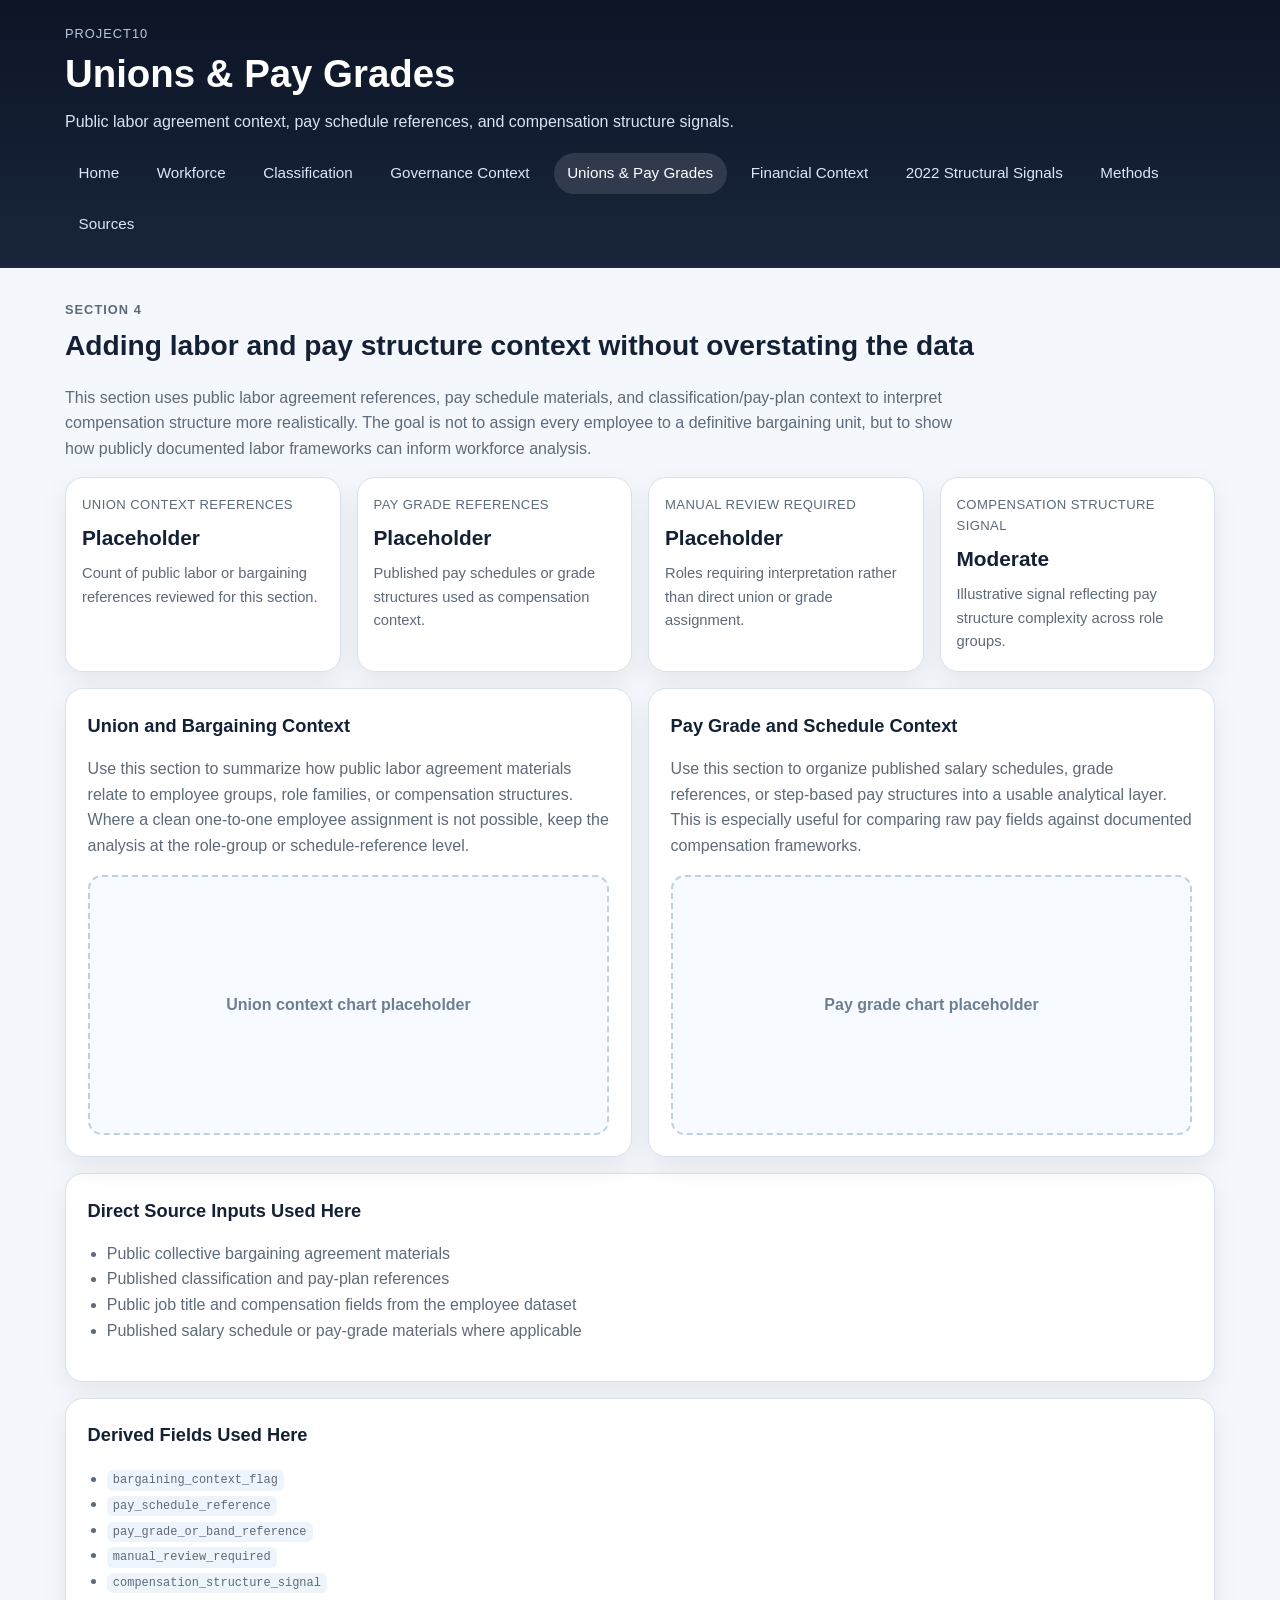
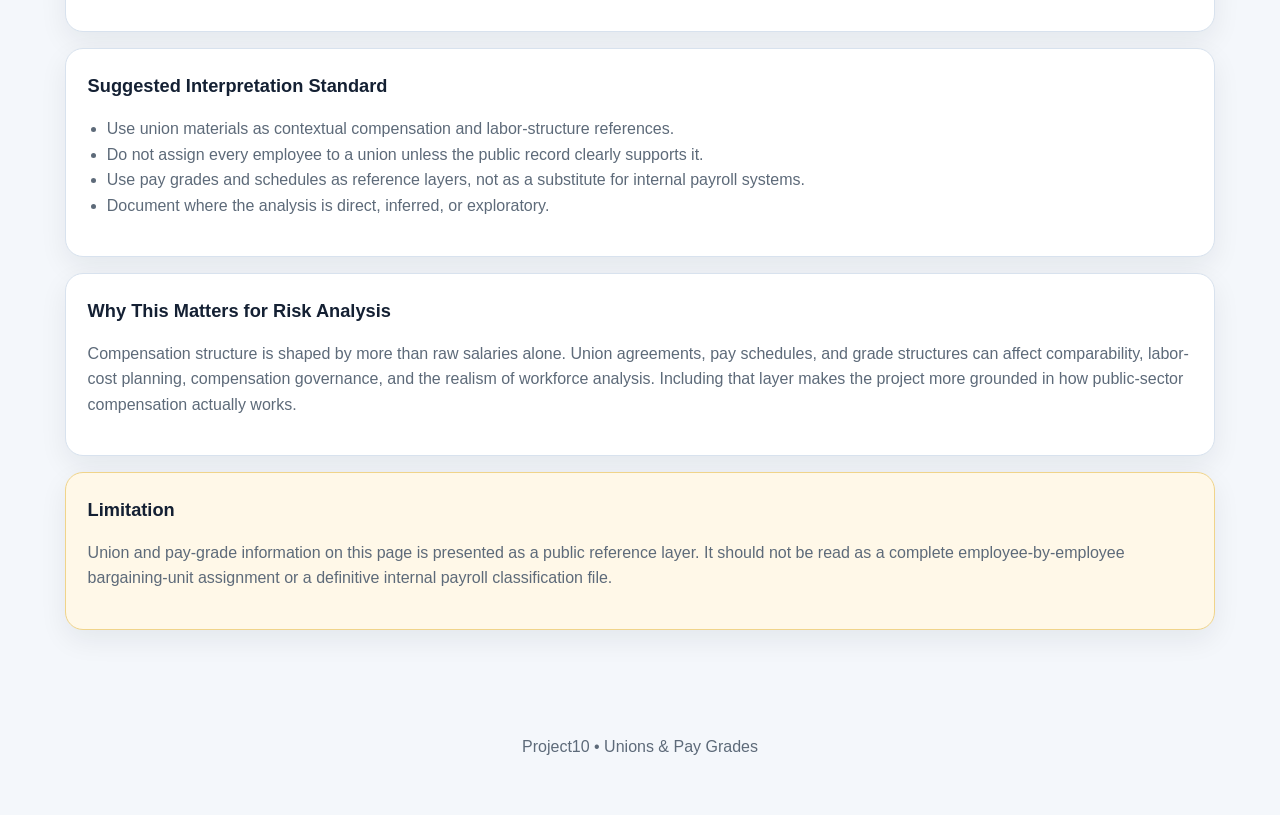
<file: docs/unions.html>
<!DOCTYPE html>
<html lang="en">
<head>
  <meta charset="UTF-8" />
  <meta name="viewport" content="width=device-width, initial-scale=1.0" />
  <title>Unions & Pay Grades | Project10</title>
  <link rel="stylesheet" href="assets/css/styles.css" />
</head>
<body>
  <header class="site-header compact-header">
    <div class="container nav-wrap">
      <div>
        <p class="site-kicker">Project10</p>
        <h1 class="site-title">Unions & Pay Grades</h1>
        <p class="site-subtitle">
          Public labor agreement context, pay schedule references, and compensation structure signals.
        </p>
      </div>
      <nav class="site-nav">
        <a href="index.html">Home</a>
        <a href="workforce.html">Workforce</a>
        <a href="classification.html">Classification</a>
        <a href="governance.html">Governance Context</a>
        <a href="unions.html" class="active">Unions & Pay Grades</a>
        <a href="financial.html">Financial Context</a>
        <a href="structure.html">2022 Structural Signals</a>
        <a href="methods.html">Methods</a>
        <a href="sources.html">Sources</a>
      </nav>
    </div>
  </header>

  <main class="container page-shell">
    <section class="page-intro">
      <p class="eyebrow">Section 4</p>
      <h2>Adding labor and pay structure context without overstating the data</h2>
      <p>
        This section uses public labor agreement references, pay schedule materials,
        and classification/pay-plan context to interpret compensation structure more realistically.
        The goal is not to assign every employee to a definitive bargaining unit, but to show
        how publicly documented labor frameworks can inform workforce analysis.
      </p>
    </section>

    <section class="kpi-grid">
      <article class="kpi-card">
        <span class="kpi-label">Union Context References</span>
        <strong class="kpi-value">Placeholder</strong>
        <p class="kpi-note">Count of public labor or bargaining references reviewed for this section.</p>
      </article>
      <article class="kpi-card">
        <span class="kpi-label">Pay Grade References</span>
        <strong class="kpi-value">Placeholder</strong>
        <p class="kpi-note">Published pay schedules or grade structures used as compensation context.</p>
      </article>
      <article class="kpi-card">
        <span class="kpi-label">Manual Review Required</span>
        <strong class="kpi-value">Placeholder</strong>
        <p class="kpi-note">Roles requiring interpretation rather than direct union or grade assignment.</p>
      </article>
      <article class="kpi-card">
        <span class="kpi-label">Compensation Structure Signal</span>
        <strong class="kpi-value">Moderate</strong>
        <p class="kpi-note">Illustrative signal reflecting pay structure complexity across role groups.</p>
      </article>
    </section>

    <section class="two-column">
      <article class="content-card">
        <h3>Union and Bargaining Context</h3>
        <p>
          Use this section to summarize how public labor agreement materials relate to employee groups,
          role families, or compensation structures. Where a clean one-to-one employee assignment is not possible,
          keep the analysis at the role-group or schedule-reference level.
        </p>
        <div class="chart-box">Union context chart placeholder</div>
      </article>

      <article class="content-card">
        <h3>Pay Grade and Schedule Context</h3>
        <p>
          Use this section to organize published salary schedules, grade references,
          or step-based pay structures into a usable analytical layer. This is especially useful
          for comparing raw pay fields against documented compensation frameworks.
        </p>
        <div class="chart-box">Pay grade chart placeholder</div>
      </article>
    </section>

    <section class="content-card">
      <h3>Direct Source Inputs Used Here</h3>
      <ul>
        <li>Public collective bargaining agreement materials</li>
        <li>Published classification and pay-plan references</li>
        <li>Public job title and compensation fields from the employee dataset</li>
        <li>Published salary schedule or pay-grade materials where applicable</li>
      </ul>
    </section>

    <section class="content-card">
      <h3>Derived Fields Used Here</h3>
      <ul>
        <li><code>bargaining_context_flag</code></li>
        <li><code>pay_schedule_reference</code></li>
        <li><code>pay_grade_or_band_reference</code></li>
        <li><code>manual_review_required</code></li>
        <li><code>compensation_structure_signal</code></li>
      </ul>
    </section>

    <section class="content-card">
      <h3>Suggested Interpretation Standard</h3>
      <ul>
        <li>Use union materials as contextual compensation and labor-structure references.</li>
        <li>Do not assign every employee to a union unless the public record clearly supports it.</li>
        <li>Use pay grades and schedules as reference layers, not as a substitute for internal payroll systems.</li>
        <li>Document where the analysis is direct, inferred, or exploratory.</li>
      </ul>
    </section>

    <section class="content-card">
      <h3>Why This Matters for Risk Analysis</h3>
      <p>
        Compensation structure is shaped by more than raw salaries alone. Union agreements,
        pay schedules, and grade structures can affect comparability, labor-cost planning,
        compensation governance, and the realism of workforce analysis. Including that layer
        makes the project more grounded in how public-sector compensation actually works.
      </p>
    </section>

    <section class="content-card note-card">
      <h3>Limitation</h3>
      <p>
        Union and pay-grade information on this page is presented as a public reference layer.
        It should not be read as a complete employee-by-employee bargaining-unit assignment
        or a definitive internal payroll classification file.
      </p>
    </section>
  </main>

  <footer class="site-footer">
    <div class="container">
      <p>Project10 • Unions & Pay Grades</p>
    </div>
  </footer>

  <script src="assets/js/main.js"></script>
</body>
</html>
</file>
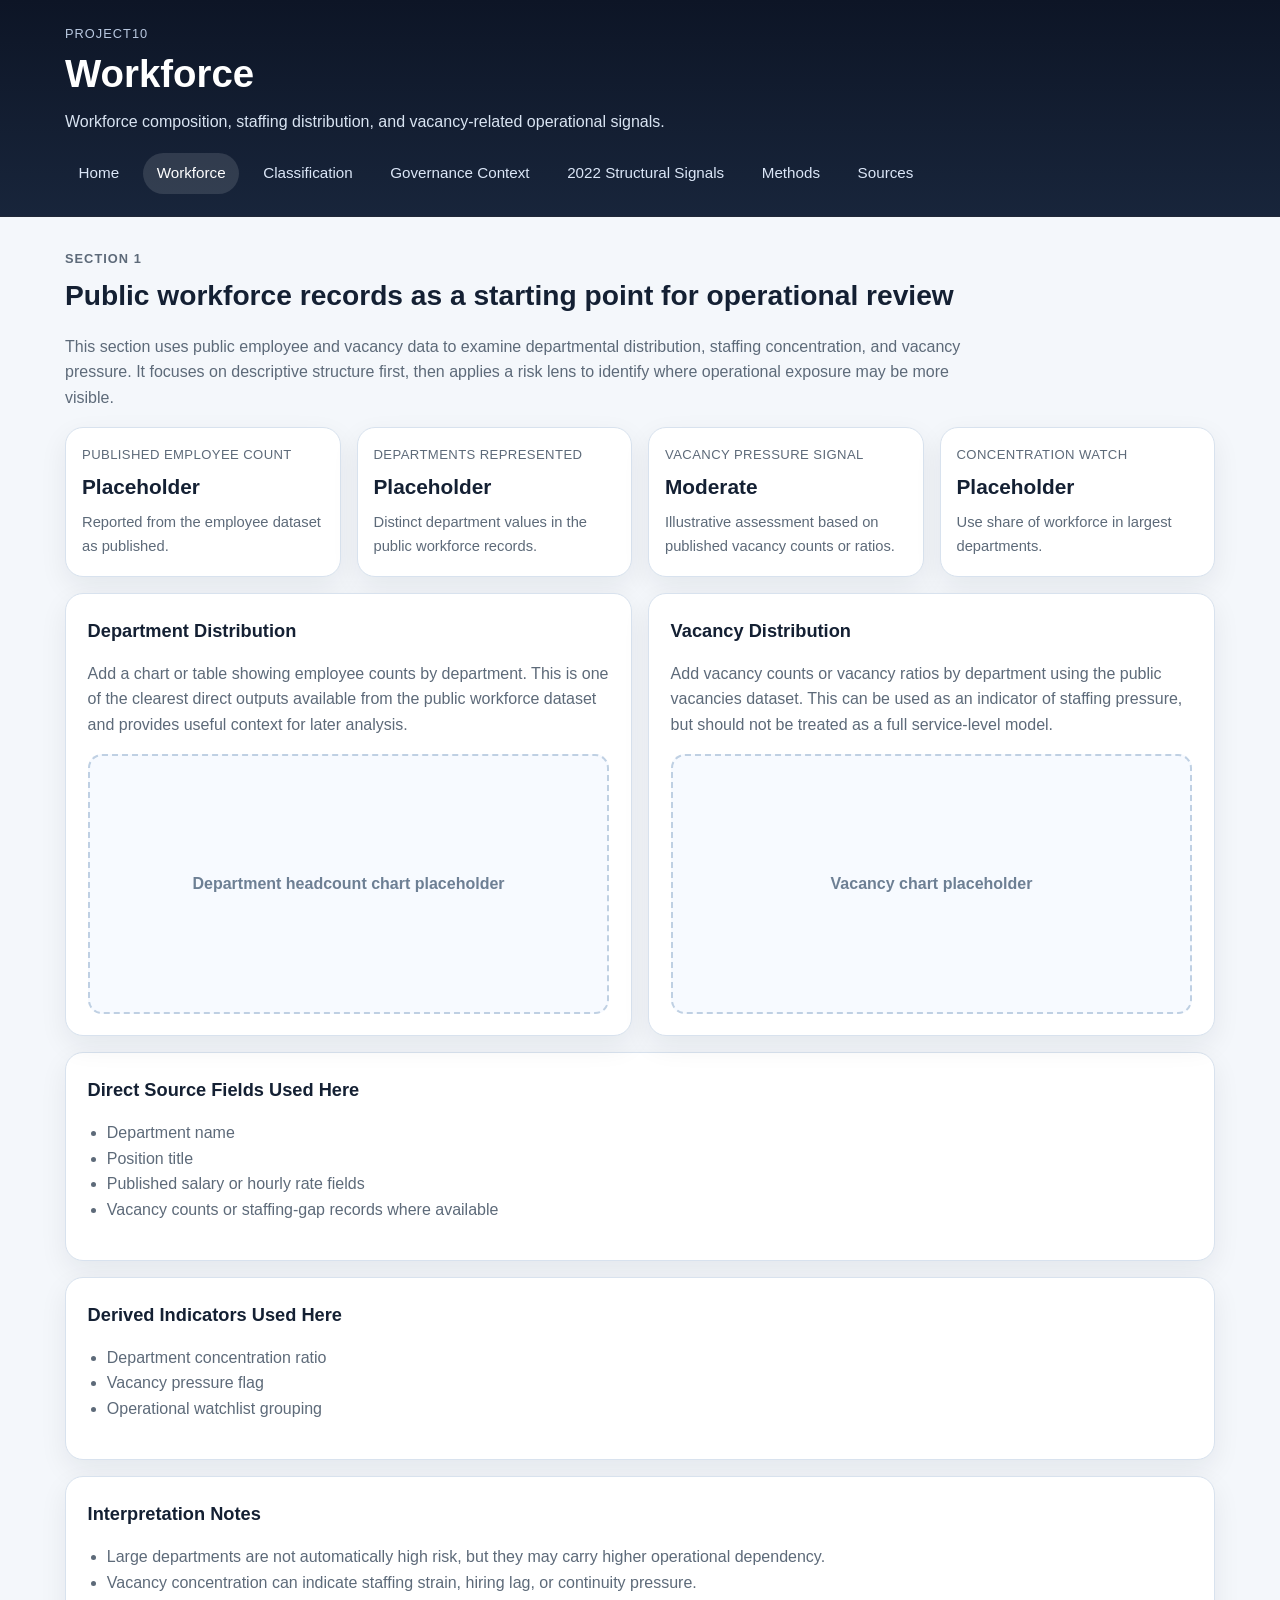
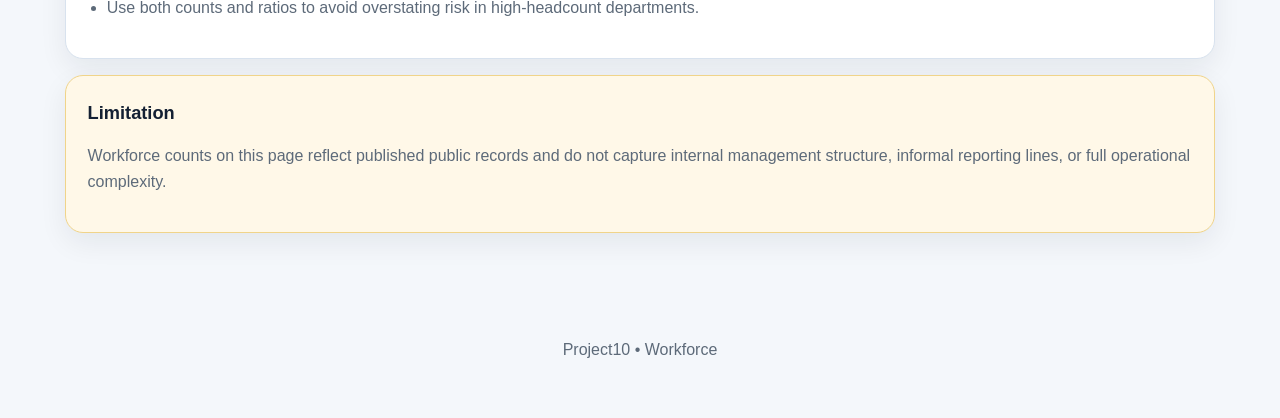
<file: docs/workforce.html>
<!DOCTYPE html>
<html lang="en">
<head>
  <meta charset="UTF-8" />
  <meta name="viewport" content="width=device-width, initial-scale=1.0" />
  <title>Workforce | Project10</title>
  <link rel="stylesheet" href="assets/css/styles.css" />
</head>
<body>
  <header class="site-header compact-header">
    <div class="container nav-wrap">
      <div>
        <p class="site-kicker">Project10</p>
        <h1 class="site-title">Workforce</h1>
        <p class="site-subtitle">
          Workforce composition, staffing distribution, and vacancy-related operational signals.
        </p>
      </div>
      <nav class="site-nav">
        <a href="index.html">Home</a>
        <a href="workforce.html" class="active">Workforce</a>
        <a href="classification.html">Classification</a>
        <a href="governance.html">Governance Context</a>
        <a href="structure.html">2022 Structural Signals</a>
        <a href="methods.html">Methods</a>
        <a href="sources.html">Sources</a>
      </nav>
    </div>
  </header>

  <main class="container page-shell">
    <section class="page-intro">
      <p class="eyebrow">Section 1</p>
      <h2>Public workforce records as a starting point for operational review</h2>
      <p>
        This section uses public employee and vacancy data to examine departmental distribution,
        staffing concentration, and vacancy pressure. It focuses on descriptive structure first,
        then applies a risk lens to identify where operational exposure may be more visible.
      </p>
    </section>

    <section class="kpi-grid">
      <article class="kpi-card">
        <span class="kpi-label">Published Employee Count</span>
        <strong class="kpi-value">Placeholder</strong>
        <p class="kpi-note">Reported from the employee dataset as published.</p>
      </article>
      <article class="kpi-card">
        <span class="kpi-label">Departments Represented</span>
        <strong class="kpi-value">Placeholder</strong>
        <p class="kpi-note">Distinct department values in the public workforce records.</p>
      </article>
      <article class="kpi-card">
        <span class="kpi-label">Vacancy Pressure Signal</span>
        <strong class="kpi-value">Moderate</strong>
        <p class="kpi-note">Illustrative assessment based on published vacancy counts or ratios.</p>
      </article>
      <article class="kpi-card">
        <span class="kpi-label">Concentration Watch</span>
        <strong class="kpi-value">Placeholder</strong>
        <p class="kpi-note">Use share of workforce in largest departments.</p>
      </article>
    </section>

    <section class="two-column">
      <article class="content-card">
        <h3>Department Distribution</h3>
        <p>
          Add a chart or table showing employee counts by department. This is one of the clearest
          direct outputs available from the public workforce dataset and provides useful context for later analysis.
        </p>
        <div class="chart-box">Department headcount chart placeholder</div>
      </article>

      <article class="content-card">
        <h3>Vacancy Distribution</h3>
        <p>
          Add vacancy counts or vacancy ratios by department using the public vacancies dataset.
          This can be used as an indicator of staffing pressure, but should not be treated as a full service-level model.
        </p>
        <div class="chart-box">Vacancy chart placeholder</div>
      </article>
    </section>

    <section class="content-card">
      <h3>Direct Source Fields Used Here</h3>
      <ul>
        <li>Department name</li>
        <li>Position title</li>
        <li>Published salary or hourly rate fields</li>
        <li>Vacancy counts or staffing-gap records where available</li>
      </ul>
    </section>

    <section class="content-card">
      <h3>Derived Indicators Used Here</h3>
      <ul>
        <li>Department concentration ratio</li>
        <li>Vacancy pressure flag</li>
        <li>Operational watchlist grouping</li>
      </ul>
    </section>

    <section class="content-card">
      <h3>Interpretation Notes</h3>
      <ul>
        <li>Large departments are not automatically high risk, but they may carry higher operational dependency.</li>
        <li>Vacancy concentration can indicate staffing strain, hiring lag, or continuity pressure.</li>
        <li>Use both counts and ratios to avoid overstating risk in high-headcount departments.</li>
      </ul>
    </section>

    <section class="content-card note-card">
      <h3>Limitation</h3>
      <p>
        Workforce counts on this page reflect published public records and do not capture internal management structure,
        informal reporting lines, or full operational complexity.
      </p>
    </section>
  </main>

  <footer class="site-footer">
    <div class="container">
      <p>Project10 • Workforce</p>
    </div>
  </footer>

  <script src="assets/js/main.js"></script>
</body>
</html>
</file>
<file: docs/assets/css/styles.css>
* {
  box-sizing: border-box;
}

:root {
  --bg: #f4f7fb;
  --surface: #ffffff;
  --surface-soft: #f7faff;
  --border: #d8e2ee;
  --text: #142033;
  --muted: #5d6a79;
  --navy: #0d1526;
  --navy-2: #18253b;
  --accent: #2a67df;
  --note-bg: #fff8e8;
  --note-border: #f0d48a;
  --shadow: 0 10px 28px rgba(15, 23, 42, 0.07);
}

html {
  scroll-behavior: smooth;
}

body {
  margin: 0;
  font-family: Arial, Helvetica, sans-serif;
  background: var(--bg);
  color: var(--text);
  line-height: 1.6;
}

.container {
  width: min(1150px, calc(100% - 2rem));
  margin: 0 auto;
}

.site-header {
  background: linear-gradient(180deg, var(--navy) 0%, var(--navy-2) 100%);
  color: white;
  padding: 2.2rem 0 1.4rem;
  border-bottom: 1px solid rgba(255, 255, 255, 0.08);
}

.compact-header {
  padding-top: 1.5rem;
}

.nav-wrap {
  display: flex;
  flex-direction: column;
  gap: 1.15rem;
}

.site-kicker {
  margin: 0 0 0.45rem 0;
  color: #b9c8e0;
  font-size: 0.8rem;
  text-transform: uppercase;
  letter-spacing: 0.08em;
}

.site-title {
  margin: 0;
  font-size: clamp(1.8rem, 3vw, 2.7rem);
  line-height: 1.15;
}

.site-subtitle {
  margin: 0.85rem 0 0 0;
  max-width: 880px;
  color: #d9e4f2;
  font-size: 1rem;
}

.site-nav {
  display: flex;
  flex-wrap: wrap;
  gap: 0.65rem;
}

.site-nav a {
  color: #dbe6f7;
  text-decoration: none;
  padding: 0.5rem 0.85rem;
  border-radius: 999px;
  font-size: 0.95rem;
  transition: 0.2s ease;
}

.site-nav a:hover,
.site-nav a.active {
  background: rgba(255, 255, 255, 0.12);
  color: white;
}

.page-shell {
  padding: 2rem 0 3rem;
}

.hero-card,
.content-card,
.kpi-card {
  background: var(--surface);
  border: 1px solid var(--border);
  border-radius: 18px;
  box-shadow: var(--shadow);
}

.hero-card {
  padding: 1.5rem;
  margin-bottom: 1.1rem;
}

.hero-card h2 {
  margin: 0.35rem 0 0.85rem 0;
  font-size: clamp(1.5rem, 2.5vw, 2.2rem);
}

.hero-card p {
  color: var(--muted);
  max-width: 920px;
}

.page-intro {
  margin-bottom: 1rem;
}

.page-intro h2 {
  margin: 0.2rem 0 0.5rem 0;
  font-size: clamp(1.4rem, 2.2vw, 2rem);
}

.page-intro p {
  max-width: 900px;
  color: var(--muted);
}

.eyebrow {
  margin: 0;
  color: var(--accent);
  text-transform: uppercase;
  letter-spacing: 0.08em;
  font-size: 0.8rem;
  font-weight: 700;
}

.kpi-grid {
  display: grid;
  grid-template-columns: repeat(auto-fit, minmax(240px, 1fr));
  gap: 1rem;
  margin-bottom: 1rem;
}

.kpi-card {
  padding: 1rem 1rem 1.1rem;
}

.kpi-label {
  display: block;
  color: var(--muted);
  font-size: 0.82rem;
  margin-bottom: 0.35rem;
  text-transform: uppercase;
  letter-spacing: 0.03em;
}

.kpi-value {
  display: block;
  font-size: 1.3rem;
  margin-bottom: 0.5rem;
}

.kpi-note {
  margin: 0;
  color: var(--muted);
  font-size: 0.92rem;
}

.content-card {
  padding: 1.35rem;
  margin-bottom: 1rem;
}

.content-card h3 {
  margin-top: 0;
  margin-bottom: 0.7rem;
  font-size: 1.14rem;
}

.content-card p,
.content-card li {
  color: var(--muted);
}

.two-column {
  display: grid;
  grid-template-columns: 1fr 1fr;
  gap: 1rem;
}

.chart-box {
  margin-top: 1rem;
  min-height: 260px;
  border: 2px dashed #bfd0e3;
  border-radius: 14px;
  display: grid;
  place-items: center;
  background: var(--surface-soft);
  color: #6d7f94;
  font-weight: 600;
  text-align: center;
  padding: 1rem;
}

.code-block {
  background: #0f172a;
  color: #dbeafe;
  border-radius: 14px;
  padding: 1rem;
  white-space: pre-line;
  font-family: "Courier New", Courier, monospace;
  font-size: 0.94rem;
  margin-bottom: 0.8rem;
}

.note-card {
  background: var(--note-bg);
  border-color: var(--note-border);
}

.site-footer {
  padding: 1.5rem 0 2.5rem;
  color: var(--muted);
  text-align: center;
}

code {
  background: #eef4fb;
  padding: 0.2rem 0.38rem;
  border-radius: 6px;
  font-size: 0.92em;
}

a {
  color: var(--accent);
}

ul,
ol {
  padding-left: 1.2rem;
}

strong {
  color: var(--text);
}

@media (max-width: 860px) {
  .two-column {
    grid-template-columns: 1fr;
  }

  .site-nav {
    gap: 0.45rem;
  }

  .site-nav a {
    padding: 0.45rem 0.7rem;
    font-size: 0.9rem;
  }
}
</file>
